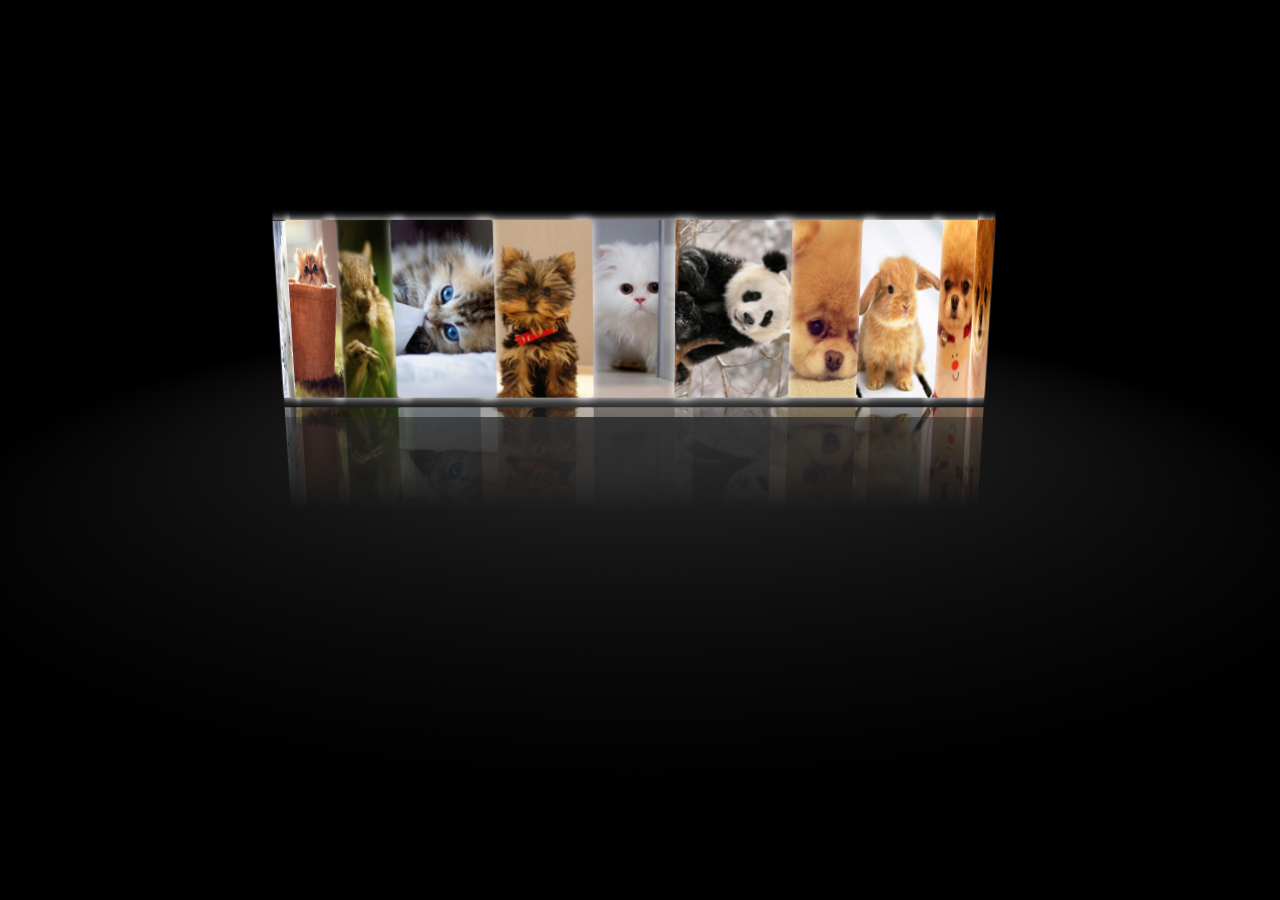
<file: demo/3D drag/index.html>
<!DOCTYPE HTML>
<html onselectstart='return false'>
	<head>
		<meta http-equiv="Content-Type" content="text/html;charset=utf-8" />
		<meta name="keywords" content="" />
		<meta name="description" content="" />
		<title>阿飞老师-vip课</title>
		<style type="text/css">
			*{ margin:0; padding:0;}
			body{ background:#000; width:100%; height:100%; overflow:hidden}
			#wrap{ width:133px; height:200px; margin:25% auto 0;
				position:relative;
				top:-100px;
				transform-style:preserve-3d;
				transform:perspective(1000px) rotateX(-10deg) rotateY(0deg);
				}
			#wrap ul li{
				list-style:none;
				width:120px;
				height:180px;
				position:absolute;
				top:0;left:0;
				border-radius:3px;
				box-shadow:0 0 10px #fff;
				background-size:100%;
				
				transform:rotateY(0deg) translateZ(0px);
				-webkit-box-reflect:below 10px -webkit-linear-gradient(top,rgba(0,0,0,0) 40%,rgba(0,0,0,.5) 100%);
			}
			#wrap p{ width:1200px; height:1200px; position:absolute; border-radius:100%;
				left:50%; top:100%; margin-left:-600px; margin-top:-600px;
				background:-webkit-radial-gradient(center center,600px 600px,rgba(50,50,50,1),rgba(0,0,0,0));
				transform:rotateX(90deg);}
		</style>

	</head>
	<body>
		<div id="wrap">
			<ul>
				<li style="background-image:url(img/1.jpg);"></li>
				<li style="background-image:url(img/2.jpg);"></li>
				<li style="background-image:url(img/3.jpg);"></li>
				<li style="background-image:url(img/4.jpg);"></li>
				<li style="background-image:url(img/5.jpg);"></li>
				<li style="background-image:url(img/6.jpg);"></li>
				<li style="background-image:url(img/7.jpg);"></li>
				<li style="background-image:url(img/8.jpg);"></li>
				<li style="background-image:url(img/9.jpg);"></li>
				<li style="background-image:url(img/10.jpg);"></li>
				<li style="background-image:url(img/11.jpg);"></li>
			</ul>
			<p></p>
		</div>
		
		<script src="js/jquery-1.11.3.min.js"></script>
		<script>
		$(function(){
			var oL = $('#wrap ul li').size();
			var Deg = 360/oL;
			var xDeg = 0,yDeg = -10,xs = 0,ys = 0,p=null;

			for (var i=oL-1;i>=0;i--)
			{
				
				$('#wrap ul li').eq(i).css({
					transition:"1s "+(oL-i)*0.15+"s transform,.5s "+(1+oL*0.15)+"s opacity",
					'transform':'rotateY('+Deg*i+'deg) translateZ(350px)'
				});
			}
				
			
			$(document).mousedown(function(e){
				clearInterval(p);
				var x1 = e.clientX;
				var y1 = e.clientY;
				$(this).bind('mousemove',function(e){
					xs = e.clientX - x1;
					ys = e.clientY - y1;
					x1 = e.clientX;
					y1 = e.clientY;
					xDeg += xs*0.3;
					yDeg -= ys*0.1;
					console.log( xs )
					$('#wrap').css('transform',"perspective(800px) rotateX("+yDeg+"deg) rotateY("+xDeg+"deg)");
				});
			}).mouseup(function(){
				$(this).unbind('mousemove');
				p = setInterval(function(){
					if(Math.abs(xs)<0.5&&Math.abs(ys)<0.5){clearInterval(p)};
					xs = xs*0.95;
					ys = ys*0.95
					xDeg += xs*0.3;
					yDeg -= ys*0.1;
					$('#wrap').css('transform',"perspective(800px) rotateX("+yDeg+"deg) rotateY("+xDeg+"deg)");
					console.log(xs+','+ys);
				},30);
			});
		
		});
		</script>
	</body>
</html>
</file>
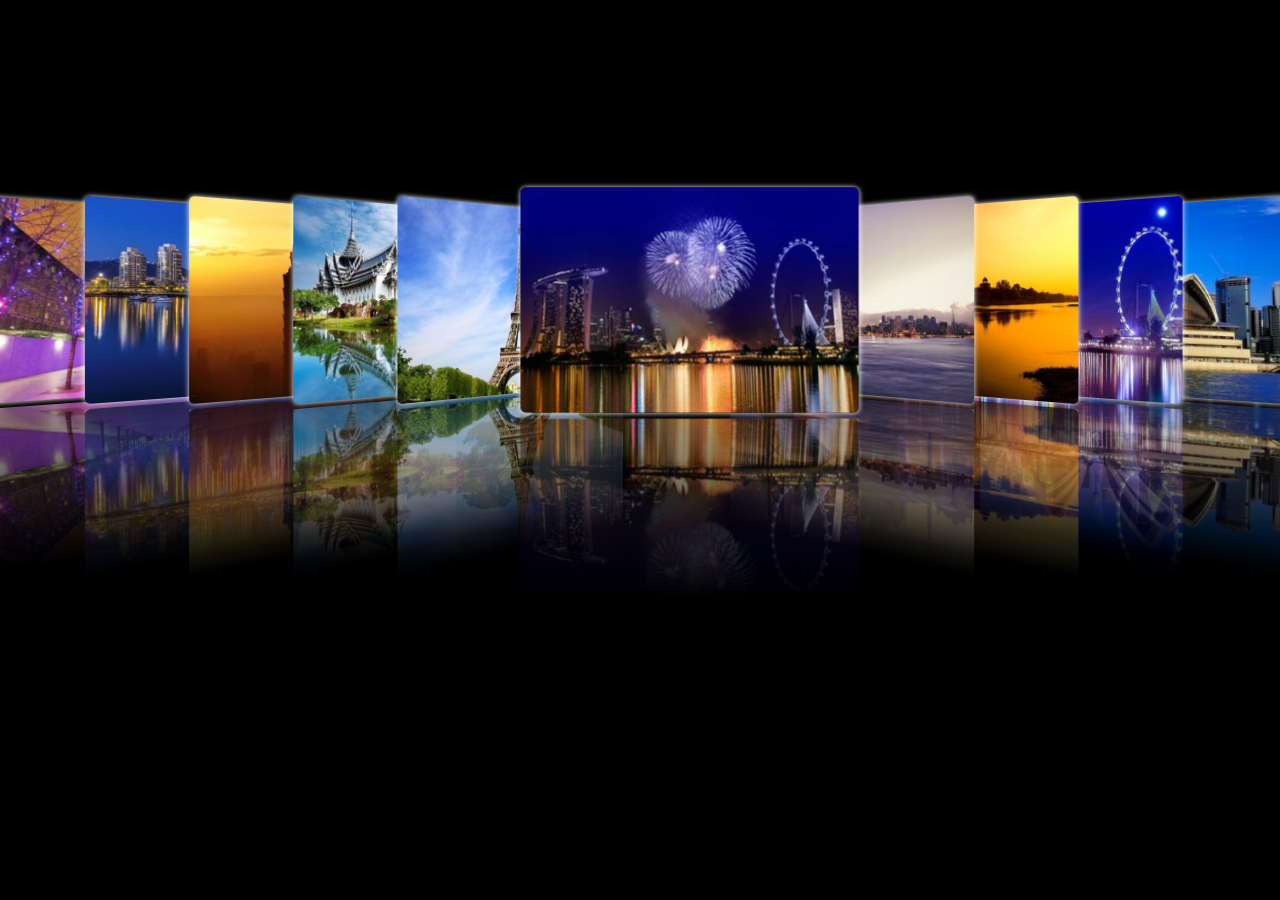
<file: demo/3d效果的桌面相册效果/index.html>
<!DOCTYPE html>
<html>
	<head>
		<meta charset="utf-8">
		<title></title>
	</head>
	<style>
	   *{
	   	margin: 0px;
	   	padding: 0px;
	   }
	   body{
	   	background: black;
	   }
		#d1{
			width: 100%;
			height: 200px;
			margin-top: 200px;
			position: relative;
			transform-style: preserve-3d;/*将二维空间转化为三维空间*/
			perspective:880px;/*设置元素被查看位置的视图*/
		}
		
		#d1 img{
			width: 300px;
			height: 200px;
			position: absolute;
			border-radius: 5px;/*图片的边角修饰*/
			box-shadow: 0 0 5px white ;/*阴影  水平  垂直 扩散程度 颜色*/
		    -webkit-box-reflect: below 5px -webkit-linear-gradient(top,rgba(0,0,0,0) 20%,rgba(0,0,0,.7) 100%); 
		    transition: 0.7s;/*动态时间*/
		}
		
		#d1 img.left{
			transform: rotateY(45deg) translateZ(-100px)/*45deg 是45度*/
		}
		#d1 img.middle{
			transform: translateZ(100px)
		}
		#d1 img.right{
			transform: rotateY(-45deg) translateZ(-100px)
		}
	</style>
	<script type="text/javascript">
		window.onload=function(){
			var img =  document.getElementsByTagName('img');
			var mindex = 5;//序列号从零开始
			for(var i=0;i<img.length;i++){
				img[i].index = i;
				img[i].onclick = function(){
					var nindex = this.index;
					for(var j=0;j<img.length;j++){
						img[j].style.left=img[j].offsetLeft -100*(nindex-mindex)+'px'; 
						if(j<nindex){
							img[j].className='left';
						}else if(j==nindex){
							img[j].className='middle';
						}else{
							img[j].className='right';
						}
					}
					mindex = nindex;
				}
				
			}
		}
	</script>
	<body>
		<div id="d1">
			<img src="img/1.jpg" style="left: 34px;" class="left"/>
			<img src="img/2.jpg" style="left: 134px;" class="left"/>
			<img src="img/3.jpg" style="left: 234px;" class="left"/>
			<img src="img/4.jpg" style="left: 334px;" class="left"/>
			<img src="img/5.jpg" style="left: 434px;" class="left"/>
			<img src="img/6.jpg" style="left: 534px;" class="middle"/>
			<img src="img/7.jpg" style="left: 634px;" class="right"/>
			<img src="img/8.jpg" style="left: 734px;" class="right"/>
			<img src="img/9.jpg" style="left: 834px;" class="right"/>
			<img src="img/10.jpg" style="left: 934px;" class="right"/>
			<img src="img/11.jpg" style="left: 1034px;" class="right"/>
		</div>
	</body>
</html>
</file>
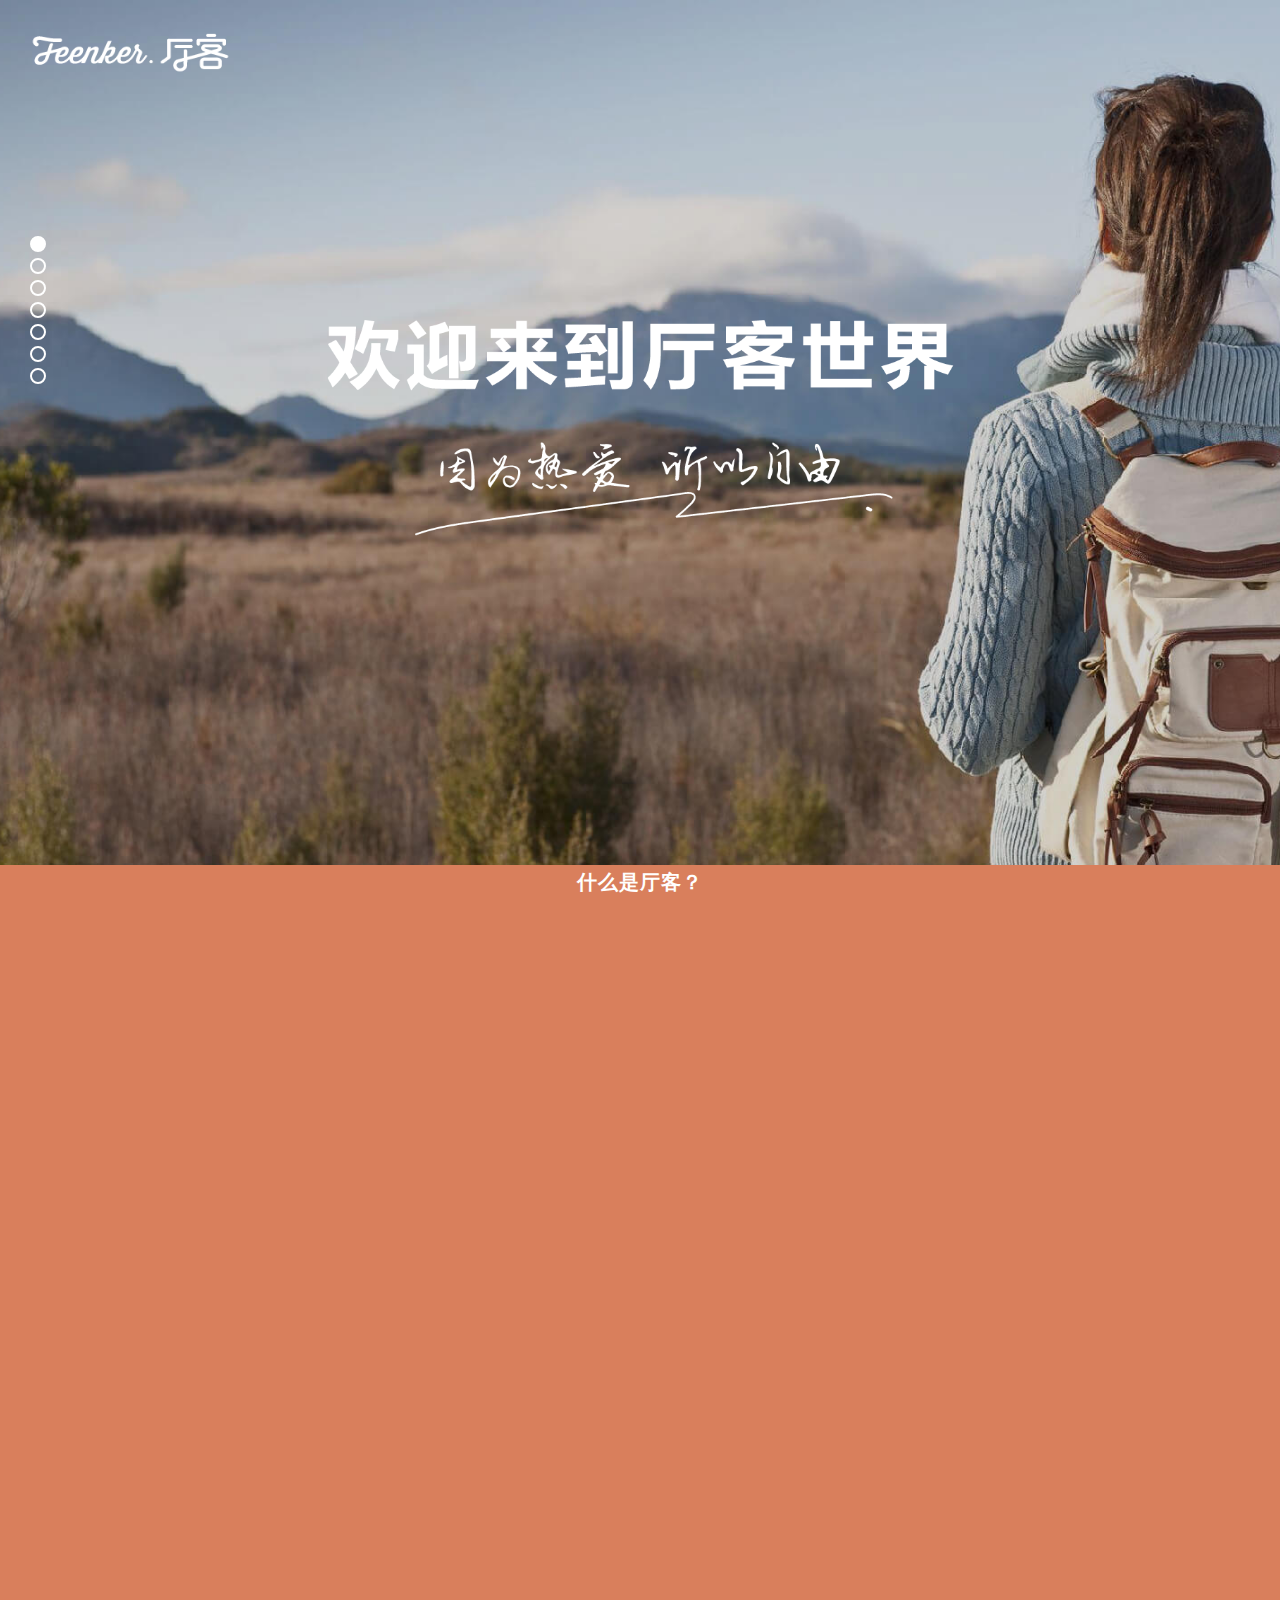
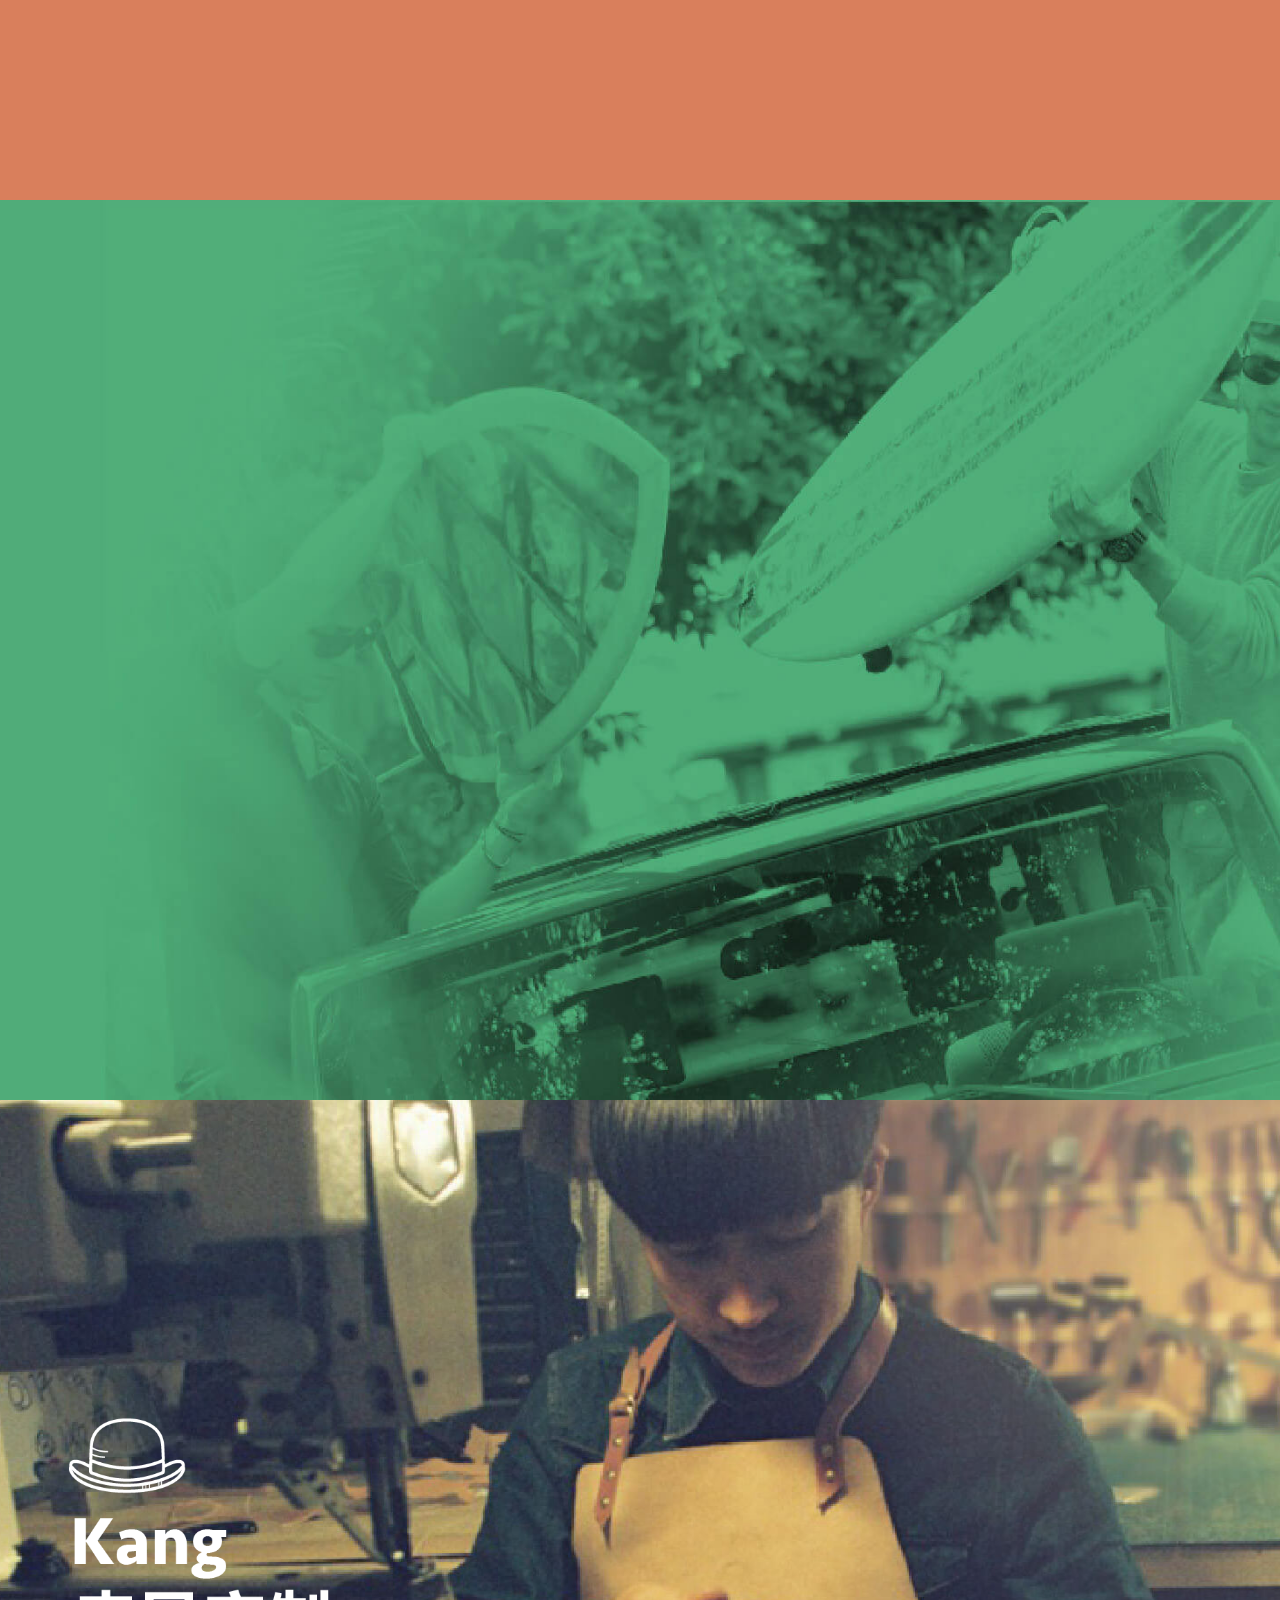
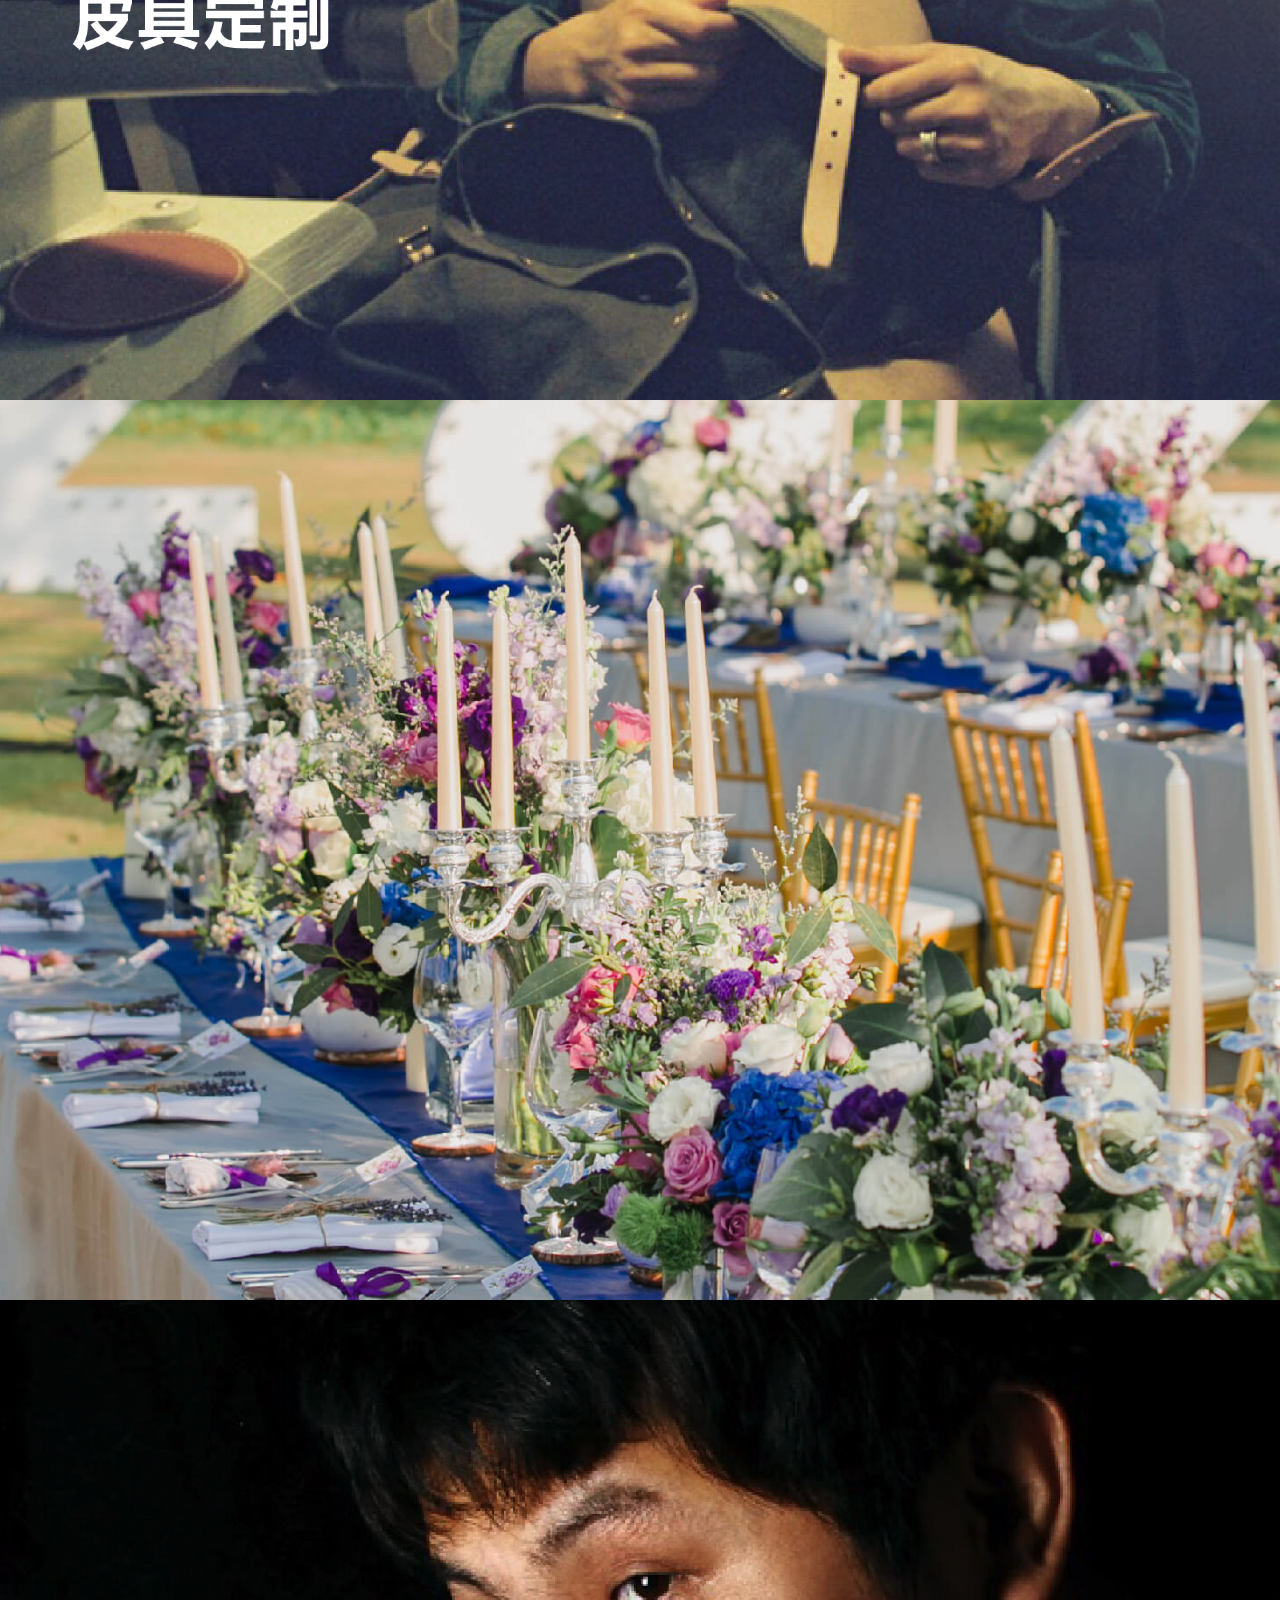
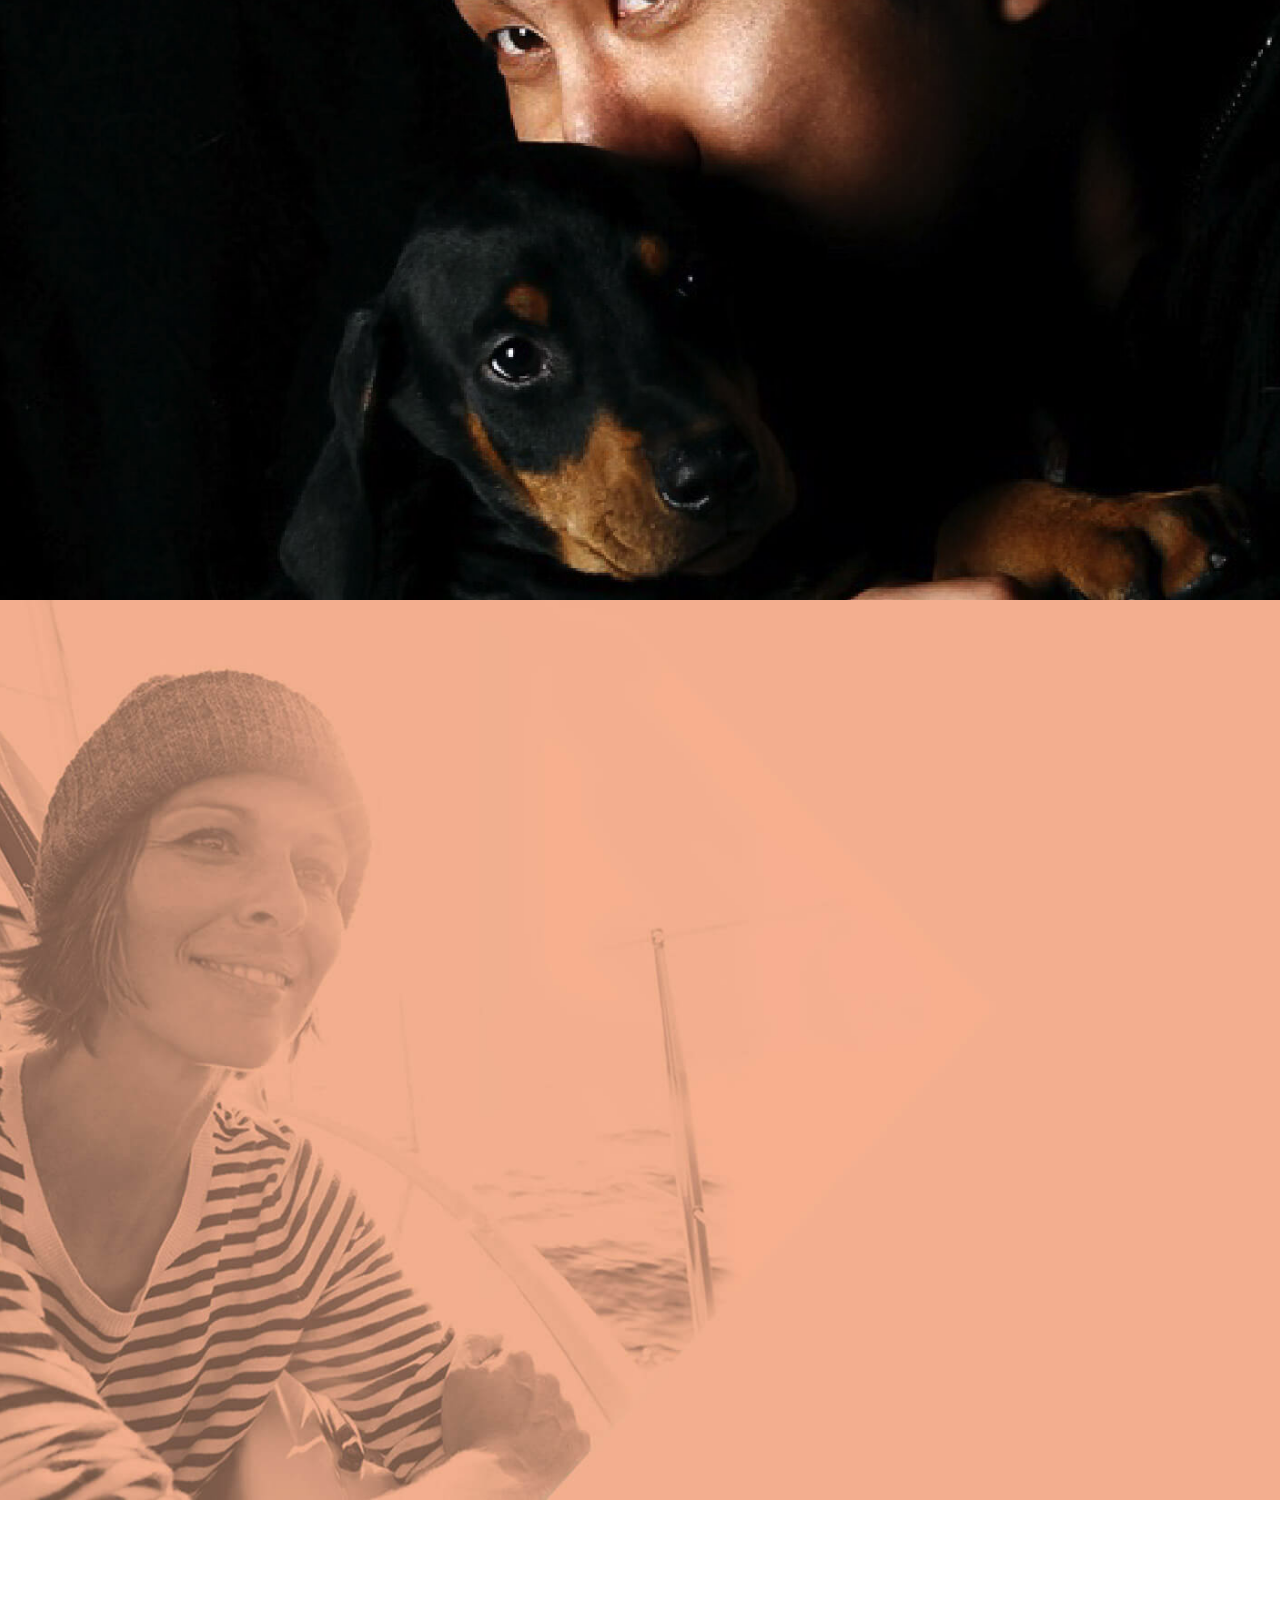
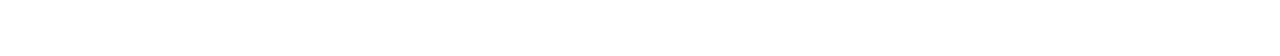
<file: demo/全屏轮播图效果/index.html>
<!DOCTYPE html>
<html>
	<head>
		<title>please enter your title</title>
		<meta name="keywords" content="关键词" />
		<meta name="description" content="描述" />
		<meta http-equiv="content-type" content="text/html;charset=utf-8" />
		<meta name="author" content="zhouwei" />
		<link rel='stylesheet' type="text/css" href="css/css.css" />
		<script type="text/javascript" src="js/jquery-1.11.3.min.js"></script>
		<script type="text/javascript" src="js/jquery.mousewheel.js"></script>
		<script type="text/javascript" src="js/demo.js"></script>
	</head>
	<body>
		<div class="wrap">
			<div class="part part1">
				<div class="logo"></div>
				<div class="part1-1"></div>
				<div class="text">什么是厅客？</div>
			</div>
			<div class="part part2">
				<div class="logo"></div>
				<div class="part2-1"></div>
			</div>
			<div class="part part3">
				<div class="logo"></div>
				<div class="part3-1"></div>
			</div>
			<div class="part part4">
				<div class="logo"></div>
				<div class="part4-1"></div>
				<div class="part4-2">我是康，一直都从事广告业，偶然的机会我对手工皮具产生了很浓厚的兴趣。2012年，我决定告别朝九晚五的生活，并成立了我的皮具定制工作室，我希望花更多时间在那些我由衷热爱的事情上。</div>
			</div>
			<div class="part part5">
				<div class="logo"></div>
				<div class="part5-1">
					<div class="left"></div>
					<div class="right">我喜欢为每一对新人策划婚礼。我和我先生成立了[VA私享定制]。我相信每一对新人的故事都是独一无二的，我希望把这种独一无二的故事融合到婚礼的每一个细节当中，让它更加与众不同。</div>
				</div>
			</div>
			<div class="part part6">
				<div class="logo"></div>
				<div class="part6-1"></div>
			</div>
			<div class="part part7">
				<div class="logo"></div>
				<div class="part7-1"></div>
				<div class="right7"></div>
			</div>
			
			
			<div class="nav">
				<ul><li class="pic"></li><li></li><li></li><li></li><li></li><li></li><li></li></ul>
			</div>
		</div>
	</body>
</html>
</file>
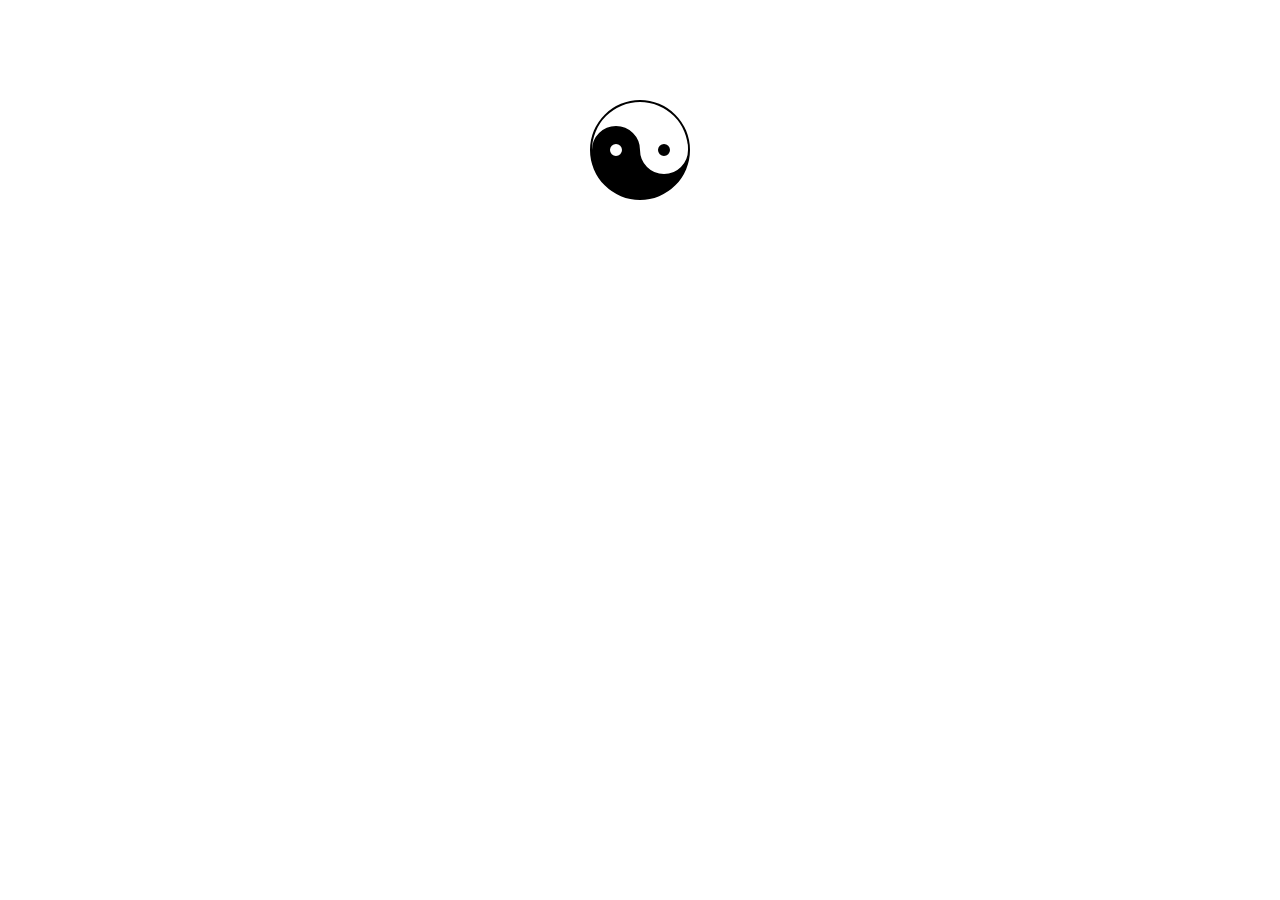
<file: demo/太极八卦/index.html>
<!DOCTYPE html>
<html>
	<head>
		<meta charset="UTF-8">
		<title></title>
		<style>
			.box{
				width: 96px;
				height: 48px;
				background:white;
				margin: 100px auto;
				border-width: 2px 2px 50px 2px;
				border-style: solid;
				border-color: #000000;
				border-radius: 100%;
				position: relative;
				animation: 4s play infinite linear;
			}
			@-webkit-keyframes play{
				from{transform: rotate(0deg);}
				to{transform: rotate(360deg);}
			}
			.box:before {
				content: "";
				position: absolute;
				width: 12px;
				height: 12px;
				left: 0px;
				top: 50%;
				border-radius: 100%;
				border: 18px solid #000000;
				background: white;
			}
			.box:after {
				content: "";
				position: absolute;
				width: 12px;
				height: 12px;
				right: 0px;
				top: 50%;
				border-radius: 100%;
				border: 18px solid white;
				background: #000000;
			}
		</style>
	</head>
	<body>
		<div class="box"></div>
	</body>
</html>
</file>
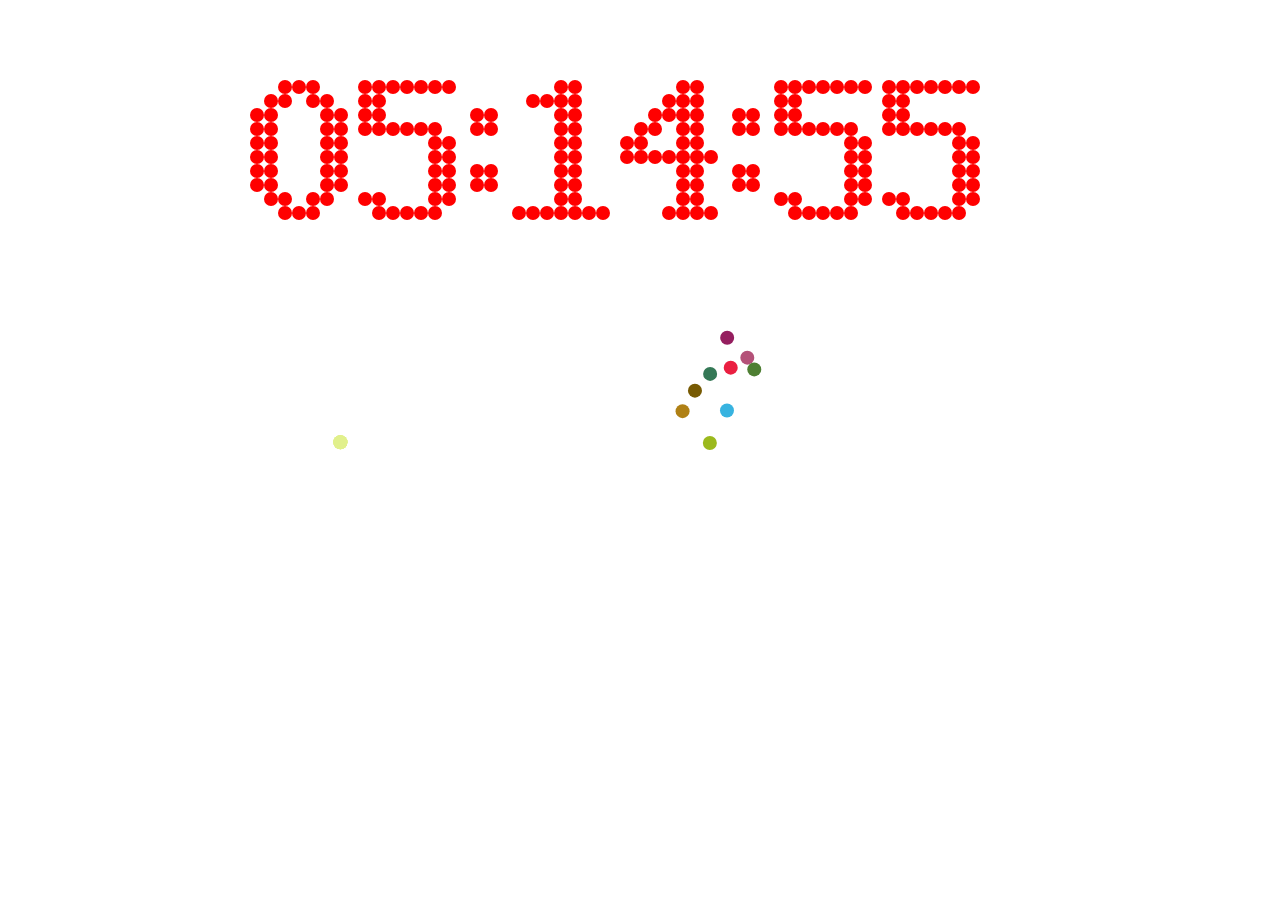
<file: demo/奇妙的数字时钟/index.html>
<!DOCTYPE html>
<html>
	<head>
		<meta charset="UTF-8">
		<title></title>
		
	</head>
	<style>
		*{margin: 0px;padding: 0px;}
		canvas{margin:50px auto;display:block;}
	</style>
	<body>
		<canvas id="canvas" width="920px" height="400px">
			您的浏览器不支持canvas，请您更换浏览器！
		</canvas>
	</body>
	<script type="text/javascript">
			var canvas = document.getElementById("canvas");
			var context =canvas.getContext("2d");
			var balls =[];
			var u = 0.65;
			var currentnums = [];
			var w = canvas.width;
			var h = canvas.height;
			var padd = 10;
			var radius=7;
			//context.beginPath();
			//context.arc(100,100,30,0,360,false);//x坐标，y坐标，半径，角度，false是逆时针
			//context.closePath();
			//context.strokeStyle="#FFFFFF";//线条的颜色
			//context.stroke();//画线条
			//context.fillStyle=color();
			//context.fill();
			function color(){
				var _color = Math.ceil(Math.random()*16777215).toString(16);
				if(_color.length <6){
					_color+='0'+_color;
				}
				return "#"+_color;
			}
			var digit =
    [
        [
            [0,0,1,1,1,0,0],
            [0,1,1,0,1,1,0],
            [1,1,0,0,0,1,1],
            [1,1,0,0,0,1,1],
            [1,1,0,0,0,1,1],
            [1,1,0,0,0,1,1],
            [1,1,0,0,0,1,1],
            [1,1,0,0,0,1,1],
            [0,1,1,0,1,1,0],
            [0,0,1,1,1,0,0]
        ],//0
        [
            [0,0,0,1,1,0,0],
            [0,1,1,1,1,0,0],
            [0,0,0,1,1,0,0],
            [0,0,0,1,1,0,0],
            [0,0,0,1,1,0,0],
            [0,0,0,1,1,0,0],
            [0,0,0,1,1,0,0],
            [0,0,0,1,1,0,0],
            [0,0,0,1,1,0,0],
            [1,1,1,1,1,1,1]
        ],//1
        [
            [0,1,1,1,1,1,0],
            [1,1,0,0,0,1,1],
            [0,0,0,0,0,1,1],
            [0,0,0,0,1,1,0],
            [0,0,0,1,1,0,0],
            [0,0,1,1,0,0,0],
            [0,1,1,0,0,0,0],
            [1,1,0,0,0,0,0],
            [1,1,0,0,0,1,1],
            [1,1,1,1,1,1,1]
        ],//2
        [
            [1,1,1,1,1,1,1],
            [0,0,0,0,0,1,1],
            [0,0,0,0,1,1,0],
            [0,0,0,1,1,0,0],
            [0,0,1,1,1,0,0],
            [0,0,0,0,1,1,0],
            [0,0,0,0,0,1,1],
            [0,0,0,0,0,1,1],
            [1,1,0,0,0,1,1],
            [0,1,1,1,1,1,0]
        ],//3
        [
            [0,0,0,0,1,1,0],
            [0,0,0,1,1,1,0],
            [0,0,1,1,1,1,0],
            [0,1,1,0,1,1,0],
            [1,1,0,0,1,1,0],
            [1,1,1,1,1,1,1],
            [0,0,0,0,1,1,0],
            [0,0,0,0,1,1,0],
            [0,0,0,0,1,1,0],
            [0,0,0,1,1,1,1]
        ],//4
        [
            [1,1,1,1,1,1,1],
            [1,1,0,0,0,0,0],
            [1,1,0,0,0,0,0],
            [1,1,1,1,1,1,0],
            [0,0,0,0,0,1,1],
            [0,0,0,0,0,1,1],
            [0,0,0,0,0,1,1],
            [0,0,0,0,0,1,1],
            [1,1,0,0,0,1,1],
            [0,1,1,1,1,1,0]
        ],//5
        [
            [0,0,0,0,1,1,0],
            [0,0,1,1,0,0,0],
            [0,1,1,0,0,0,0],
            [1,1,0,0,0,0,0],
            [1,1,0,1,1,1,0],
            [1,1,0,0,0,1,1],
            [1,1,0,0,0,1,1],
            [1,1,0,0,0,1,1],
            [1,1,0,0,0,1,1],
            [0,1,1,1,1,1,0]
        ],//6
        [
            [1,1,1,1,1,1,1],
            [1,1,0,0,0,1,1],
            [0,0,0,0,1,1,0],
            [0,0,0,0,1,1,0],
            [0,0,0,1,1,0,0],
            [0,0,0,1,1,0,0],
            [0,0,1,1,0,0,0],
            [0,0,1,1,0,0,0],
            [0,0,1,1,0,0,0],
            [0,0,1,1,0,0,0]
        ],//7
        [
            [0,1,1,1,1,1,0],
            [1,1,0,0,0,1,1],
            [1,1,0,0,0,1,1],
            [1,1,0,0,0,1,1],
            [0,1,1,1,1,1,0],
            [1,1,0,0,0,1,1],
            [1,1,0,0,0,1,1],
            [1,1,0,0,0,1,1],
            [1,1,0,0,0,1,1],
            [0,1,1,1,1,1,0]
        ],//8
        [
            [0,1,1,1,1,1,0],
            [1,1,0,0,0,1,1],
            [1,1,0,0,0,1,1],
            [1,1,0,0,0,1,1],
            [0,1,1,1,0,1,1],
            [0,0,0,0,0,1,1],
            [0,0,0,0,0,1,1],
            [0,0,0,0,1,1,0],
            [0,0,0,1,1,0,0],
            [0,1,1,0,0,0,0]
        ],//9
        [
            [0,0,0,0],
            [0,0,0,0],
            [0,1,1,0],
            [0,1,1,0],
            [0,0,0,0],
            [0,0,0,0],
            [0,1,1,0],
            [0,1,1,0],
            [0,0,0,0],
            [0,0,0,0]
        ]//:
    ];
    function drawDatetime(cxt){
    	var nums=[];
    	var offsetX=70;
    	var offsetY=30;
    	var date =new Date();
    	var hours = date.getHours();
    	var num1 = Math.floor(hours/10);
    	var num2 = hours%10;
    	nums.push({num:num1});
    	nums.push({num:num2});
    	nums.push({num:10});
    	
    	var min = date.getMinutes();
    	var num1 = Math.floor(min/10);
    	var num2 = min%10;
    	nums.push({num:num1});
    	nums.push({num:num2});
    	nums.push({num:10});
    	
    	var sec = date.getSeconds();
    	var num1 = Math.floor(sec/10);
    	var num2 = sec%10;
    	nums.push({num:num1});
    	nums.push({num:num2});
    	for(var x=0;x<nums.length;x++){
    		nums[x].offsetX=offsetX;
    		offsetX = drawNumber(offsetX,offsetY,nums[x].num,cxt);
    		if(x<nums.length-1){
    			if(nums[x].num!=10&&nums[x+1].num!=10){
    				offsetX+=padd;
    			}
    		}
    	}
    	if(currentnums.length==0){
    		currentnums = nums;
    	}else{
    		for(var i=0;i<currentnums.length;i++){
    			if(currentnums[i].num!=nums[i].num){
    				addballs(nums[i]);
    				currentnums[i].num=nums[i].num;
    		    }
    	    }
        }
    	drawballs(cxt);
    	moveballs();
    	}
    function drawNumber(offsetX,offsetY,num,cxt){
    	var numMatrix = digit[num];
    	context.fillStyle="red";
    	for(var y=0;y<numMatrix.length;y++){
    		for(var x=0;x<numMatrix[y].length;x++){
    			if(numMatrix[y][x]==1){
    				cxt.beginPath();
    				cxt.arc(offsetX+radius+radius*2*x,offsetY+radius+radius*2*y,radius,0,360,false);
    				cxt.fill();
    			}
    		}
    	}
    	offsetX+=numMatrix[0].length*radius*2;
    		return offsetX;
    	}
    		function addballs(item){
    			var num = item.num;
    			var numMatrix = digit[num];
    	
    	    for(var y=0;y<numMatrix.length;y++){
    		    for(var x=0;x<numMatrix[y].length;x++){
    			   if(numMatrix[y][x]==1){
    				
    				var ball = {
    					offsetX : item.offsetX+radius+radius*2*x,
    					offsetY : 30+radius+radius*2*y,
    					color : color(),
    					sx : Math.pow(-1,Math.ceil(Math.random()*10))*4+Math.random(),
    					sy : -8,
    					g : 1.5+Math.random()
    				}
    				balls.push(ball);
    			}
    		}
    		}
    }
        function drawballs(cxt){
        	for(var i=0;i<balls.length;i++){
        		cxt.beginPath();
        		cxt.arc(balls[i].offsetX,balls[i].offsetY,radius,0,360,false);
        		cxt.fillStyle = balls[i].color;
        		cxt.fill();
        	}
        }
        function moveballs(){
        	var n=0;
        	for(var i=0;i<balls.length;i++){
        		var ball = balls[i];
        		balls[i].offsetX+=balls[i].sx;
        		balls[i].offsetY+=balls[i].sy;
        		balls[i].sy+=balls[i].g;
        		if(ball.offsetY>(h-radius)){
        			ball.offsetY= h-radius;
        			ball.sy = -ball.sy*u;
        		}
        		if(ball.offsetX>radius && ball.offsetX<(w-radius)){
        			balls[n]=balls[i];
        			n++;
        		}
        	}
        	for(;n<balls.length;n++){
        			balls.pop();
        		}
        }
    setInterval(function(){
    	context.clearRect(0,0,w,h);
    	 drawDatetime(context);
    },10);
       
	</script>
</html>
</file>
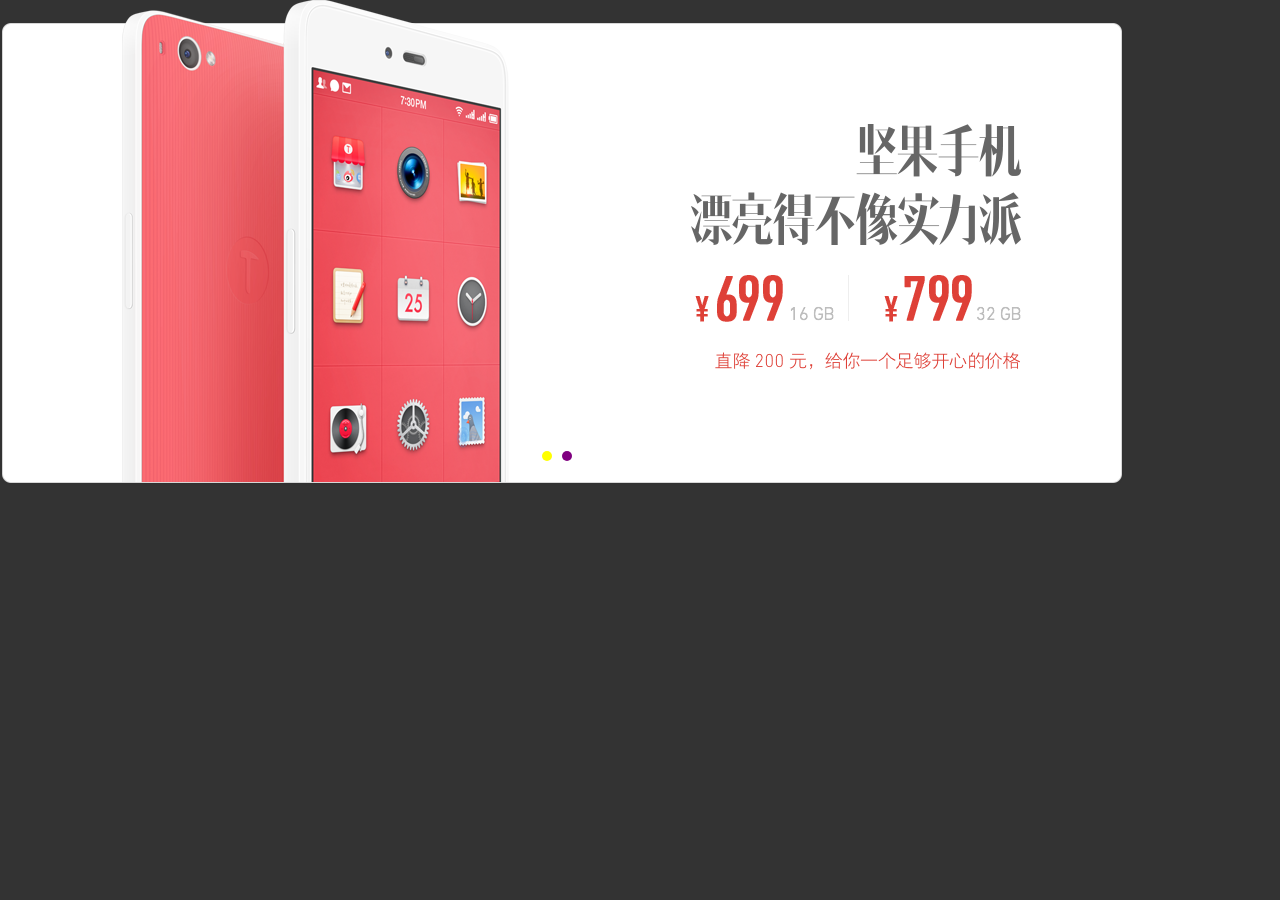
<file: demo/小米banner图/index.html>
<!DOCTYPE html>
<html>
	<head>
		<meta charset="UTF-8">
		<title></title>
		<style>
		*{margin: 0;padding: 0;}
		body{background: #333333;}
		.trans {width: 1124px;height:486px;position: relative;overflow: hidden;}
		.trans .pics ul li{list-style: none;}
		.trans .cir ul{width: 50px;height: 10px;position:absolute;left: 0;right: 0;margin: 0 auto;bottom: 30px;}
		.trans .cir ul li{list-style: none;width: 10px;height: 10px;background:purple;float: left;border-radius: 50%;margin: 5px;}
		.trans .cir li.on{background: yellow;}
		</style>
		<script src="js/jquery.js"></script>
		<script type="text/javascript">
			$(function(){
				var $imgli = $('.trans .pics ul li');
				var $cirli = $('.trans .cir ul li');
				$cirli.click(function(){
					var index = $(this).index();
					//alert(index);
				    $(this).addClass('on').siblings().removeClass('on');
				    $imgli.eq(index).stop().fadeIn().siblings().stop().fadeOut();
				});
			});
		</script>
	</head>
	<body>
		<div class="trans">
			<div class="pics">
				<ul>
					<li><img src="img/1.png"/></li>
					<li style="display: none;"><img src="img/2.png"/></li>
				</ul>
			</div>
			<div class="cir">
				<ul>
					<li class="on"></li>
					<li></li>
				</ul>
			</div>
		</div>
	</body>
</html>
</file>
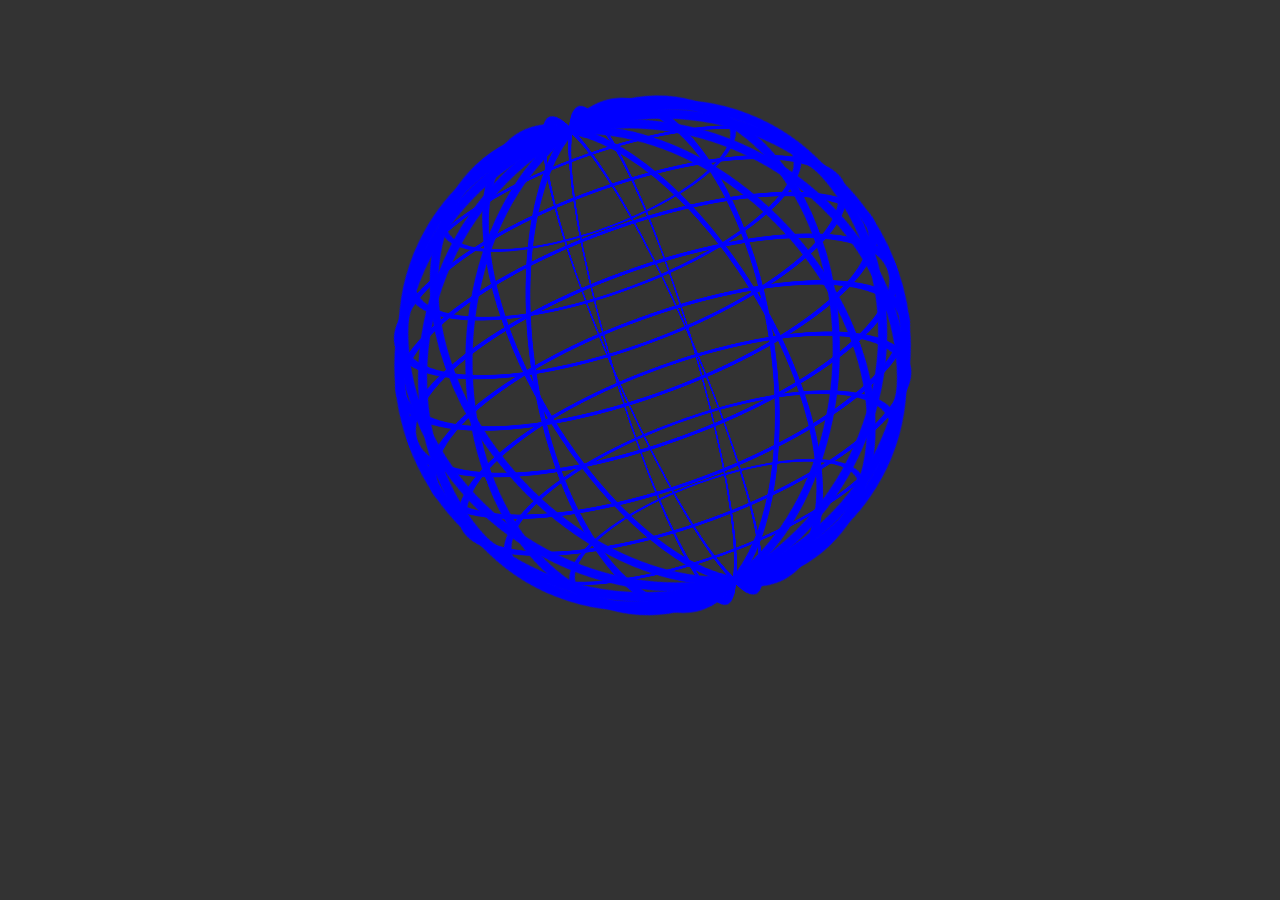
<file: demo/彩色旋转的球体/index.html>
<!DOCTYPE html>
<html>
	<head>
		<meta charset="UTF-8">
		<title></title>
		<style>
			*{
				margin: 0px;padding: 0px;
			}
			body{
			background:#333;
		}
			#ball{
			width:500px;height:500px;
			margin:100px auto;
		}
		.ball-cube{
			width:500px;height:500px;transform-style:preserve-3d;/*3D环境*/
			/*3D变换:旋转*/
			transform:rotateZ(-20deg) rotateX(-20deg) rotateY(0deg);
			animation:spin 20s linear infinite;/*自定义动画:名称 时间 匀速 无限重复*/
		}
		@keyframes spin{/*css3关键帧定义:执行上面的自定义动画*/
			0%{transform:rotateZ(-20deg) rotateX(-20deg) rotateY(0deg);}
			100%{transform:rotateZ(-20deg) rotateX(-20deg) rotateY(360deg);}
		}
		.ball-cube div{width:500px;height:500px;border:10px solid blue;
		border-radius:100%;position:absolute;}
		.ball-cube .x1{
			transform:rotateY(0deg);/*3D变换:旋转*/
		}
		.ball-cube .x2{
			transform:rotateY(20deg);/*3D变换:旋转*/
		}
		.ball-cube .x3{
			transform:rotateY(40deg);/*3D变换:旋转*/
		}
		.ball-cube .x4{
			transform:rotateY(60deg);/*3D变换:旋转*/
		}
		.ball-cube .x5{
			transform:rotateY(80deg);/*3D变换:旋转*/
		}
		.ball-cube .x6{
			transform:rotateY(100deg);/*3D变换:旋转*/
		}
		.ball-cube .x7{
			transform:rotateY(120deg);/*3D变换:旋转*/
		}
		.ball-cube .x8{
			transform:rotateY(140deg);/*3D变换:旋转*/
		}
		.ball-cube .x9{
			transform:rotateY(160deg);/*3D变换:旋转*/
		}
		.ball-cube .y1{
			transform:rotateX(90deg) translateZ(200px) scale(0.6);/*3D变换:旋转 位移 缩放*/
		}
		.ball-cube .y2{
			transform:rotateX(90deg) translateZ(150px) scale(0.8);
		}
		.ball-cube .y3{
			transform:rotateX(90deg) translateZ(100px) scale(0.92);
		}
		.ball-cube .y4{
			transform:rotateX(90deg) translateZ(50px) scale(0.98);
		}
		.ball-cube .y5{
			transform:rotateX(90deg) translateZ(0px) scale(1);
		}
		.ball-cube .y6{
			transform:rotateX(90deg) translateZ(-50px) scale(0.98);
		}
		.ball-cube .y7{
			transform:rotateX(90deg) translateZ(-100px) scale(0.92);
		}
		.ball-cube .y8{
			transform:rotateX(90deg) translateZ(-150px) scale(0.8);
		}
		.ball-cube .y9{
			transform:rotateX(90deg) translateZ(-200px) scale(0.6);
		}
		</style>
		<script type="text/javascript">
			window.onload = function(){
				var oDiv = document.getElementsByClassName("ball-cube")[0];
			var oDivs = oDiv.getElementsByTagName("div");
			function auto(){
				for (var i = 0;i<oDivs.length ;i++ )
				{
					oDivs[i].style.borderColor = color1();
				}
			}
			setInterval(auto,1000);//定时器:一秒钟调用一次auto函数
			//随即颜色 方法一：
			function color1(){
				var colors = [0,1,2,3,4,5,6,7,8,9,"a","b","c","d","e","f"];
				var color = "";
				for (var i = 0; i<6 ; i++)
				{
					var n = Math.ceil(Math.random()*15);//随机生成一个0-15之间的整数
					color += colors[n];//color = color+colors[n]
					//console.log(color);
					if (i==5)
					{
						return "#"+color;
					}
				}
			}
			}
		</script>
	</head>
	<body>
	<div id="ball">
			<div class="ball-cube">
				<div class="x1"></div>
				<div class="x2"></div>
				<div class="x3"></div>
				<div class="x4"></div>
				<div class="x5"></div>
				<div class="x6"></div>
				<div class="x7"></div>
				<div class="x8"></div>
				<div class="x9"></div>
				<div class="y1"></div>
				<div class="y2"></div>
				<div class="y3"></div>
				<div class="y4"></div>
				<div class="y5"></div>
				<div class="y6"></div>
				<div class="y7"></div>
				<div class="y8"></div>
				<div class="y9"></div>
			</div>
		</div>
	</body>
</html>
</file>
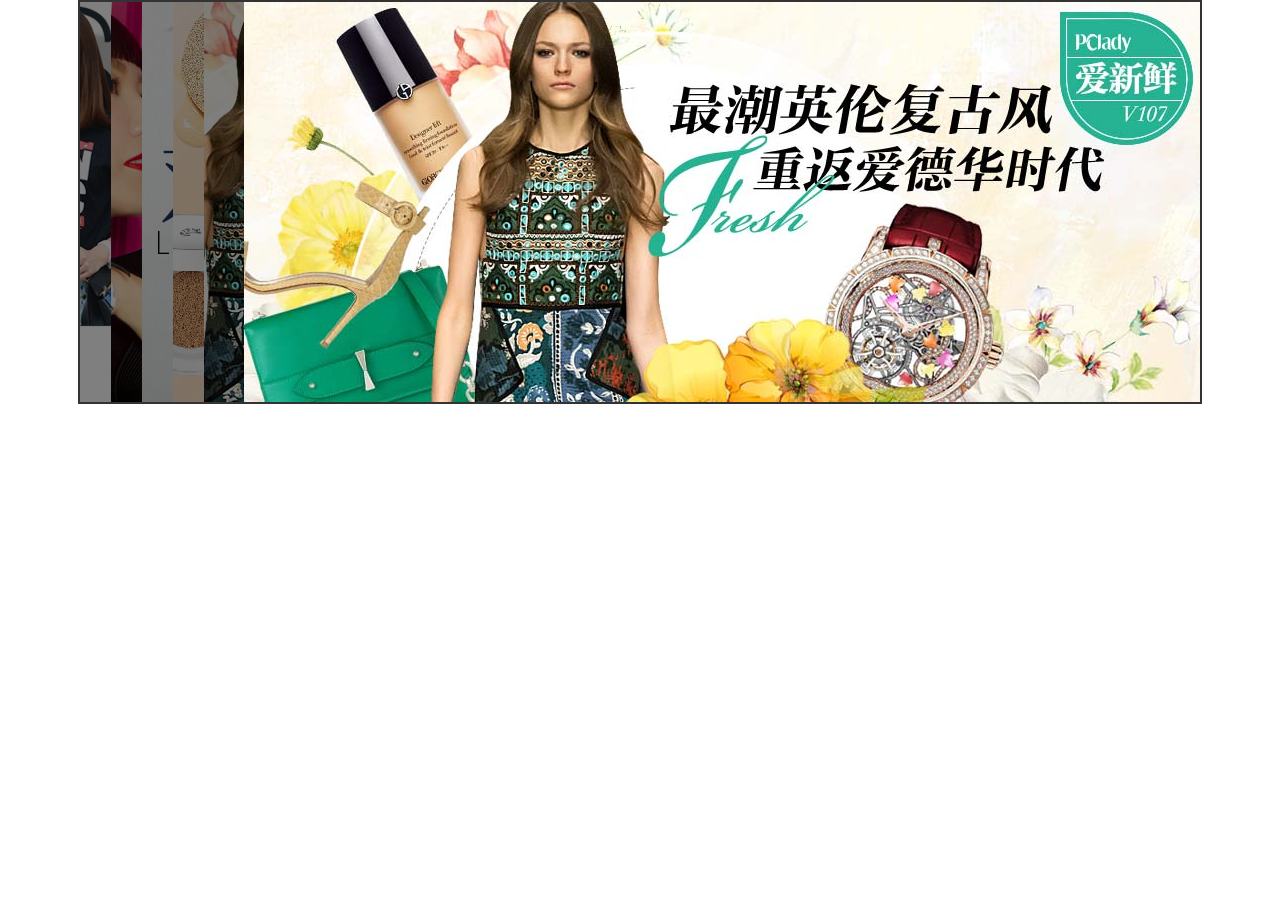
<file: demo/手风琴/index.html>
<!DOCTYPE html>
<html>
	<head>
		<meta charset="UTF-8">
		<title></title>
		<style>
			*{margin:0;padding:0;}
			.main{width:1120px; height:400px; border:2px solid #333; margin:0 auto;overflow:hidden;}
			ul,li{list-style:none;}
			.list{ width:2000px;}
			.list li{width:31px; height:400px; float:left;position:relative;}
			.list li p{width:40px; height:400px; background:rgba(0,0,0,0.5);left:0;top:0;position:absolute;}
		</style>
		<script>
			window.onload = function(){
				var oList=document.getElementById("pro_list");
			var aLi=oList.getElementsByTagName("li");
			for(var j=0;j<aLi.length;j++)
			{
				aLi[j].onclick=function()
				{
					for(var i=0;i<aLi.length;i++)
					{
						move(aLi[i],{width:31});
					}
					move(this,{width:996});
				}
			}
			//获取css样式
			function getStyle(obj,attr)
			{
				if(obj.currentStyle)
				{
					return obj.currentStyle[attr];
				}else
				{
					return getComputedStyle(obj,false)[attr];
				}
			}
			
			function move(obj,json,fn)
			{
				var iCur=0;//当前元素状态
				var attr=0;//元素属性
				var iTarget=0;//目标点
				var iSpeed=0;//速度
				//先关闭在打开
				clearInterval(obj.timer);
				obj.timer=setInterval(function(){
					var onOff=true;
					for(attr in json)
					{
						iTarget=json[attr];
					//当前状态
					if(attr=="opacity")
					{
						iCur=parseInt(parseFloat(getStyle(obj,attr)*100));
						//ie处理透明
						if(isNaN(iCur))
						{
							iCur=100;
						}
					}else
					{
						iCur=parseInt(getStyle(obj,attr));
					}
					//计算速度
					if(iCur>iTarget)
					{
						iSpeed=Math.floor((iTarget-iCur)/7);
					}else
					{
						iSpeed=Math.ceil((iTarget-iCur)/7);
					}
					if(iCur!=iTarget)
					{
						onOff=false;
					}
					//执行运动
					if(attr=="opacity")
					{
						obj.style.opacity=(iCur+iSpeed)/100;
						obj.style.filter="alpha(opacity="+(iCur+iSpeed)+")";
					}else
					{
						obj.style[attr]=iCur+iSpeed+"px";
					}
				}
				if(onOff==true)
				{
					clearInterval(obj.timer);
					if(fn)
					{
						fn();	
					}
				}
				},30);
			}

						}
		</script>
	</head>
	<body>
		<div class="main">
			<ul class="list" id="pro_list">
				<li>
					<a href="#">
						<img src="img/1.jpg"/>
					</a>
					<p></p>
				</li>
				<li>
					<a href="#">
						<img src="img/2.jpg"/>
					</a>
					<p></p>
				</li>
				<li>
					<a href="#">
						<img src="img/3.jpg"/>
					</a>
					<p></p>
				</li>
				<li>
					<a href="#">
						<img src="img/4.jpg"/>
					</a>
					<p></p>
				</li>
				<li>
					<a href="#">
						<img src="img/5.jpg"/>
					</a>
					<p></p>
				</li>
			</ul>
		</div>
	</body>
</html>
</file>
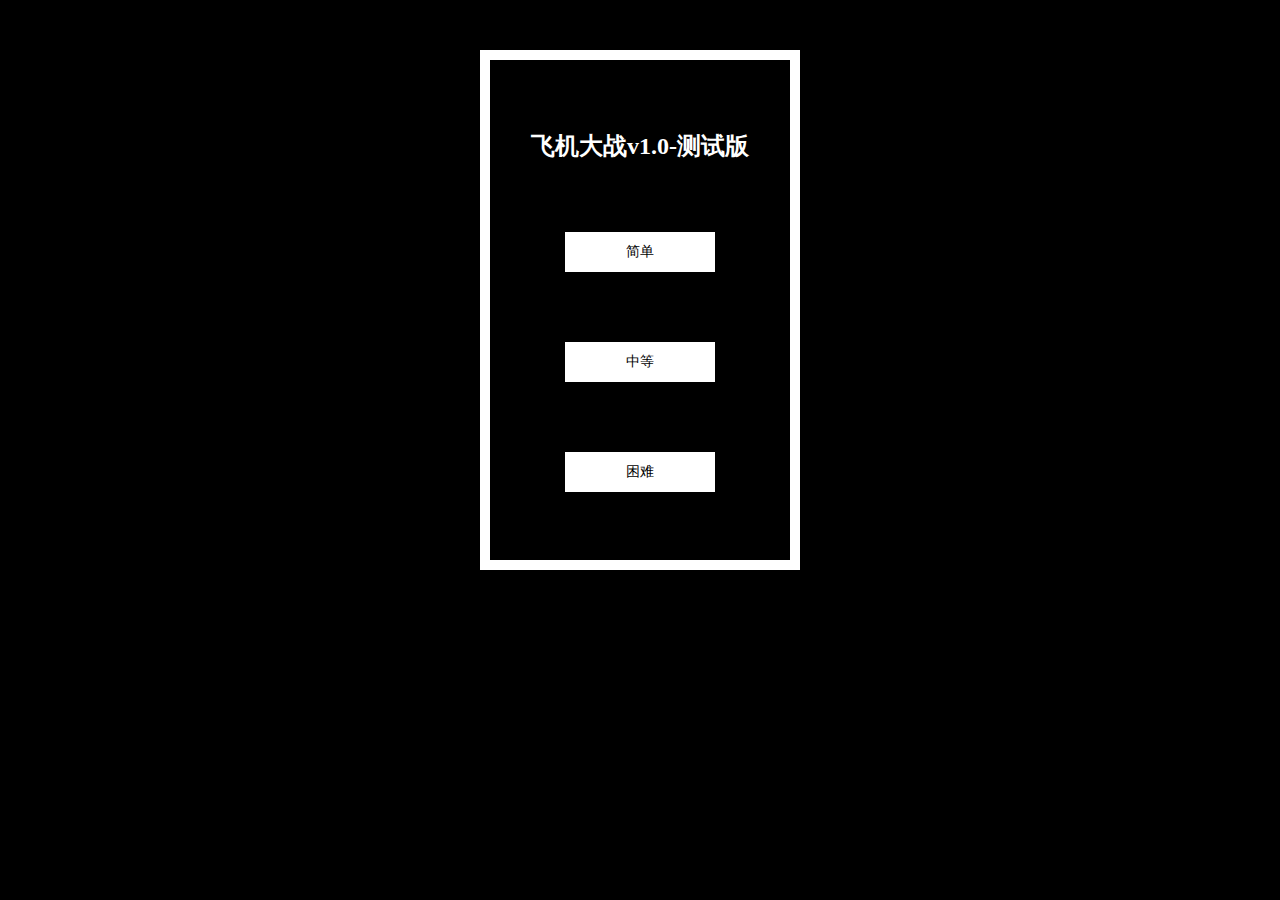
<file: demo/打飞机/index.html>
<!doctype html>
<html>
	<head>
		<meta charset="UTF-8">
		<meta name="Author" content="">
		<title></title>
		<style type="text/css">
			*{ margin:0; padding:0; font-family:'Microsoft yahei';}
			body{ background:#000;}
			#box{ width:300px; height:500px; border:10px solid #fff; margin:50px auto 0; position:relative;}
			#box h3{ color:#fff; font-size:24px; margin:70px auto 50px; text-align:center;}
			#box p{ width:150px; height:40px; background:#fff; font-size:14px; line-height:40px; text-align:center; margin:70px auto; cursor:pointer;}
			#box p.on{ background:#f9f;color:#fff;}
			#box img{ display:block;}
			#box .plane{ position:absolute;}
			#box .bullet{ position:absolute; width:6px; height:22px;}
			#box .enemy{ position:absolute; width:23px; height:30px; top:-30px; left:0px;}
			#box .over{ width:200px; height:340px; margin:100px auto; background:#fff;}
			#box .score{ position:absolute; left:10px; top:10px; font-size:14px; color:#fff;}
		</style>
	</head>
	<body>
		
		<div id="box"></div>
		
		<script type="text/javascript">
			window.onload = function(){
				Game.init();
			}

			var Game = {
				'box' : document.getElementById('box'),

				//图片预加载
				'img' : function(){
					
					Game.oPlane = new Image();
					Game.oPlane.src = 'img/plane.png';
					Game.oPlane.className = 'plane';

				},

				//场景初始化
				'init' : function(){
					Game.box.innerHTML = '';
					Game.img();
					var oTitle = Game.ctE('h3');
						oTitle.innerHTML = '飞机大战v1.0-测试版';
					var oDiv = Game.ctE('div');
						oDiv.innerHTML = '<p>简单</p><p>中等</p><p>困难</p>';
					Game.box.appendChild(oTitle);
					Game.box.appendChild(oDiv);
					var oP = oDiv.children;
					for ( var i=0;i<oP.length;i++ )
					{
						oP[i].index = i;
						oP[i].onmouseover = function(){
							this.className = 'on';
						};
						oP[i].onmouseout = function(){
							this.className = '';
						};
						oP[i].onclick = Game.start;
					}
				},

				//游戏开始
				'start' : function(ev){
					Game.overNum = false;
					Game.diffNum = this.index;
					ev = ev || event;
					Game.box.innerHTML = '';
					Game.plane(ev);
					/* 敌军生产速度  ******************************************************* */
					Game.start.timer = setInterval(Game.enemy,Game.diff[Game.diffNum][0]);
					Game.score();
				},

				'diff' : [
					// [敌军生产速度 ，敌军下落速度 ，我军子弹生产速度]
					[ 1000 , 5 , 100 ],
					[ 500 , 8 , 200 ],
					[ 100 , 10 , 200 ]
				],

				//我方战机plane
				'plane' : function(ev){
					Game.box.appendChild(Game.oPlane);
					var bT = Game.box.offsetTop + Game.oPlane.clientHeight/2 + (Game.box.offsetHeight - Game.getStyle(Game.box , 'height'))/2 ;
					var bL = Game.box.offsetLeft + Game.oPlane.clientWidth/2 + (Game.box.offsetWidth - Game.getStyle(Game.box , 'width'))/2 ;
					var top = ev.pageY - bT;
					var left = ev.pageX - bL;
					Game.oPlane.style.cssText = 'top:'+top+'px;left:'+left+'px;';

					var topMax = Game.getStyle( Game.box , 'height' ) - Game.oPlane.clientHeight/2;
					var leftMin = -Game.oPlane.clientWidth/2;
					var leftMax = Game.getStyle( Game.box , 'width' ) - Game.oPlane.clientWidth/2;
					document.onmousemove = function(ev){
						ev = ev || event;
						top = ev.pageY - bT;
						left = ev.pageX - bL;
						if ( top <0 )
						{
							top = 0;
						}else if ( top > topMax )
						{
							top = topMax;
						}
						if ( left < leftMin )
						{
							left = leftMin;
						}else if ( left > leftMax )
						{
							left = leftMax;
						}
						Game.oPlane.style.cssText = 'top:'+top+'px;left:'+left+'px;';
					}
					/*子弹生成速度 **********************************************/
					Game.bTimer = setInterval(function(){Game.bullet(top , left);},Game.diff[Game.diffNum][2]);
				},

				//子弹 bullet (一个)
				'bullet' : function(pTop , pLeft){
					var oB = Game.ctE('img');
					oB.src = 'img/bullet.png';
					oB.className = 'bullet';
					Game.box.appendChild( oB );
					var top = (pTop-Game.getStyle( oB , 'height' )+5);
					var left = (pLeft+Game.oPlane.clientWidth/2-Game.getStyle( oB , 'width' )/2);
					oB.style.cssText = 'top:'+ top +'px;left:'+ left +'px;';
					oB.timer = setInterval(function(){
						if ( !oB.parentNode )
						{
							clearInterval( oB.timer );
							return;
						}
						top -= 5;
						oB.style.top = top + 'px';
						if ( top < -22 )
						{
							clearInterval( oB.timer );
							oB.parentNode.removeChild( oB );
						}
					},30);
				},
				
				//敌军战机 enemy
				'enemy' : function(){
					var oEnemy = Game.ctE('img');
					oEnemy.src = "img/enemy.png";
					oEnemy.className = 'enemy';
					Game.box.appendChild( oEnemy );
					var left = Math.random()*(Game.box.clientWidth - Game.getStyle( oEnemy , 'width' )/2);
					var top = Game.getStyle( oEnemy , 'top' );
					oEnemy.style.left = left + 'px';
					oEnemy.timer = setInterval(function(){
						if ( Game.overNum )
						{
							alert( 1 );
							clearInterval( oEnemy.timer );
							oEnemy.parentNode.removeChild( oEnemy );
							return;
						}
						/*敌军下落速度 ******************************** */
						top += Game.diff[Game.diffNum][1];
						oEnemy.style.top = top + 'px';
						if ( top > Game.box.clientHeight )
						{
							clearInterval( oEnemy.timer );
							oEnemy.parentNode.removeChild( oEnemy );
						}else
						{
							var allB = Game.box.getElementsByClassName('bullet');
							for ( var i=0;i<allB.length;i++ )
							{
								if (Game.pz( oEnemy , allB[i] ) )
								{
									allB[i].parentNode.removeChild( allB[i] );
									oEnemy.src = 'img/boom.png';
									clearInterval( oEnemy.timer );
									setTimeout( function(){ oEnemy.parentNode.removeChild(oEnemy) },500 );
									Game.num += 10;
									Game.oScore.innerHTML = Game.num;
								};
							}
							if ( Game.pz( oEnemy , Game.oPlane ) )
							{
								Game.overNum = true;
								oEnemy.src = 'img/boom.png';
								clearInterval( oEnemy.timer );
								setTimeout( function(){ oEnemy.parentNode.removeChild(oEnemy) },500 );
								Game.oPlane.src = 'img/boom2.png';
								clearInterval( Game.bTimer );
								clearInterval( Game.start.timer );
								document.onmousemove = null;
								setTimeout( Game.over , 3000 );
							};
						}

					},30);

					//oEnemy.pzTest = setInterval(function(){},);
				},

				'over' : function(){
					Game.box.innerHTML = '';
					var oOver = Game.ctE('div');
					var oP1 = Game.ctE('p');
					var reStart = Game.ctE('button');
					reStart.id = 'reStart';
					reStart.innerHTML = '重新开始';
					oP1.innerHTML = 'Game Over';
					oOver.className = 'over';
					Game.box.appendChild(oOver);
					oOver.appendChild(reStart);
					oOver.appendChild(oP1);
					document.getElementById('reStart').onclick = function(){
						Game.init();
					};
				},

				'score' : function(){
					Game.oScore = Game.ctE('span');
					Game.oScore.className = 'score';
					Game.num = 0;
					Game.oScore.innerHTML = Game.num;
					Game.box.appendChild(Game.oScore);
				},

				'pz' : function( obj1 , obj2 ){
					var T1 = Game.getStyle( obj1 , 'top' );
					var B1 = T1 + Game.getStyle( obj1 , 'height' );
					var L1 = Game.getStyle( obj1 , 'left' );
					var R1 = L1 + Game.getStyle( obj1 , 'width' );

					var T2 = Game.getStyle( obj2 , 'top' );
					var B2 = T2 + Game.getStyle( obj2 , 'height' );
					var L2 = Game.getStyle( obj2 , 'left' );
					var R2 = L2 + Game.getStyle( obj2 , 'width' );

					if ( T1 > B2 || L1 > R2 || B1 < T2 || R1 < L2  )
					{
						return false;
					}else
					{
						return true;
					}
				},

				'ctE' : function( tagName ){
					return document.createElement( tagName )
				},

				'getStyle' : function(obj , attr){
					return obj.currentStyle?parseInt(obj.currentStyle[attr]):parseInt(getComputedStyle(obj)[attr]);
				}
			};
		</script>
	</body>
</html>
</file>
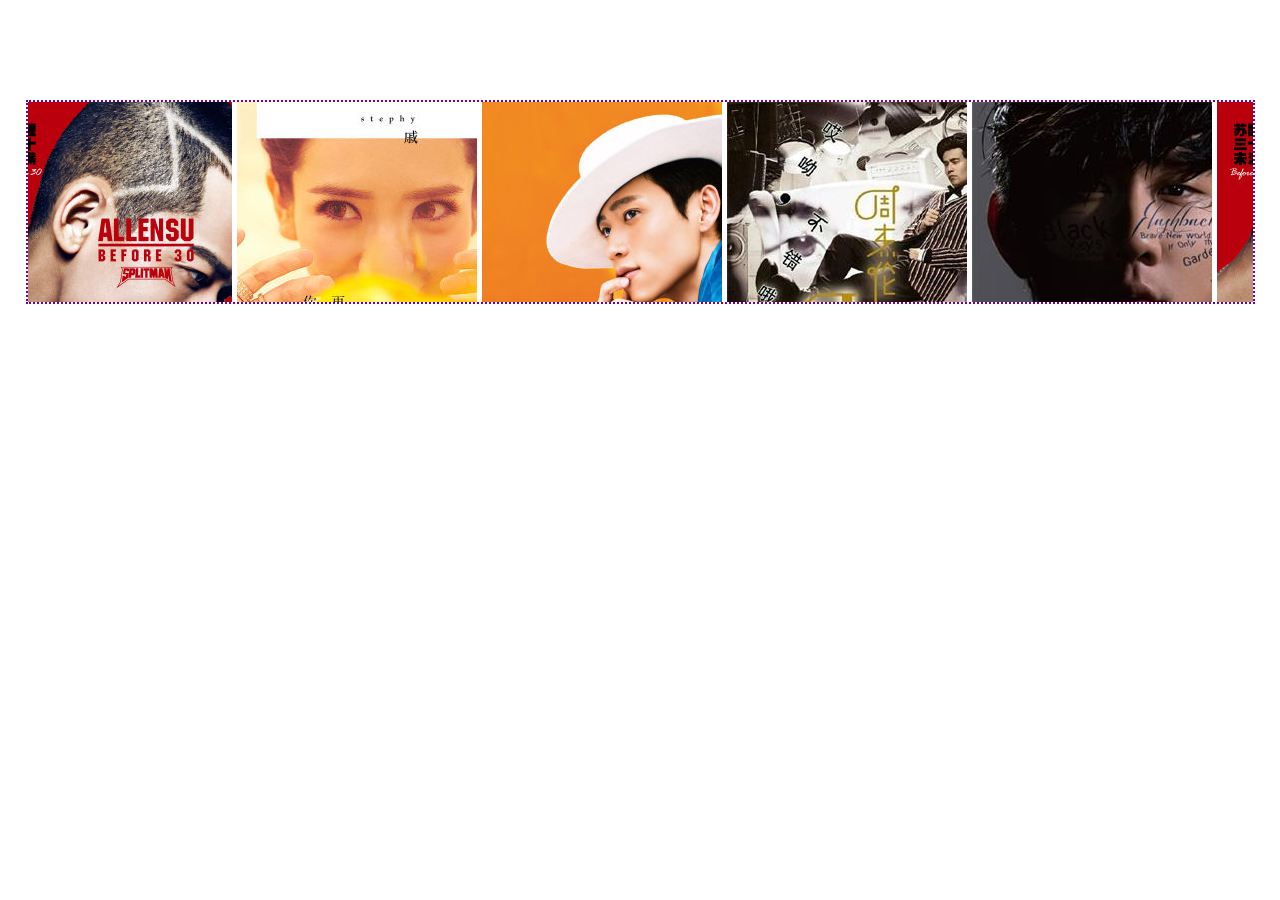
<file: demo/无缝滚动/index.html>
<!DOCTYPE html>
<html>
	<head>
		<meta charset="UTF-8">
		<title>无缝滚动</title>
		<style>
			*{
				margin: 0;padding: 0;list-style: none;
			}
			.box{
				width: 1225px;
				height: 200px;
				border: 2px dotted purple;
				margin: 100px auto;
				position: relative;
				overflow: hidden;
			}
			ul{
				position: absolute;
				width: 2450px;
				height: 200px;
				left:-1225px ;
				float: left;
				
				
			}
			li {
				float: left;
				margin-left:5px;
				width: 240px;
				height: 200px;
				overflow: hidden;
			}
			
		</style>
		<script>
			window.onload = function(){
					var ul = document.getElementById("li");
				 function play(){
				 	if(ul.offsetLeft<0){
				 		ul.style.left = ul.offsetLeft+3+"px";
				 	}else{
				 		ul.style.left = -(ul.offsetWidth/2)+"px";
				 	}
				 	
				 }
				setInterval(function(){
					play();
				},10);
				}
				
		</script>
	</head>
	<body>
		<div class="box">
			<ul id="li">
				<li><img src="img/album1.jpg"/></li>
				<li><img src="img/album2.jpg"/></li>
				<li><img src="img/album3.jpg"/></li>
				<li><img src="img/album4.jpg"/></li>
				<li><img src="img/album5.jpg"/></li>
				<li><img src="img/album1.jpg"/></li>
				<li><img src="img/album2.jpg"/></li>
				<li><img src="img/album3.jpg"/></li>
				<li><img src="img/album4.jpg"/></li>
				<li><img src="img/album5.jpg"/></li>
			</ul>
		</div>
	</body>
</html>
</file>
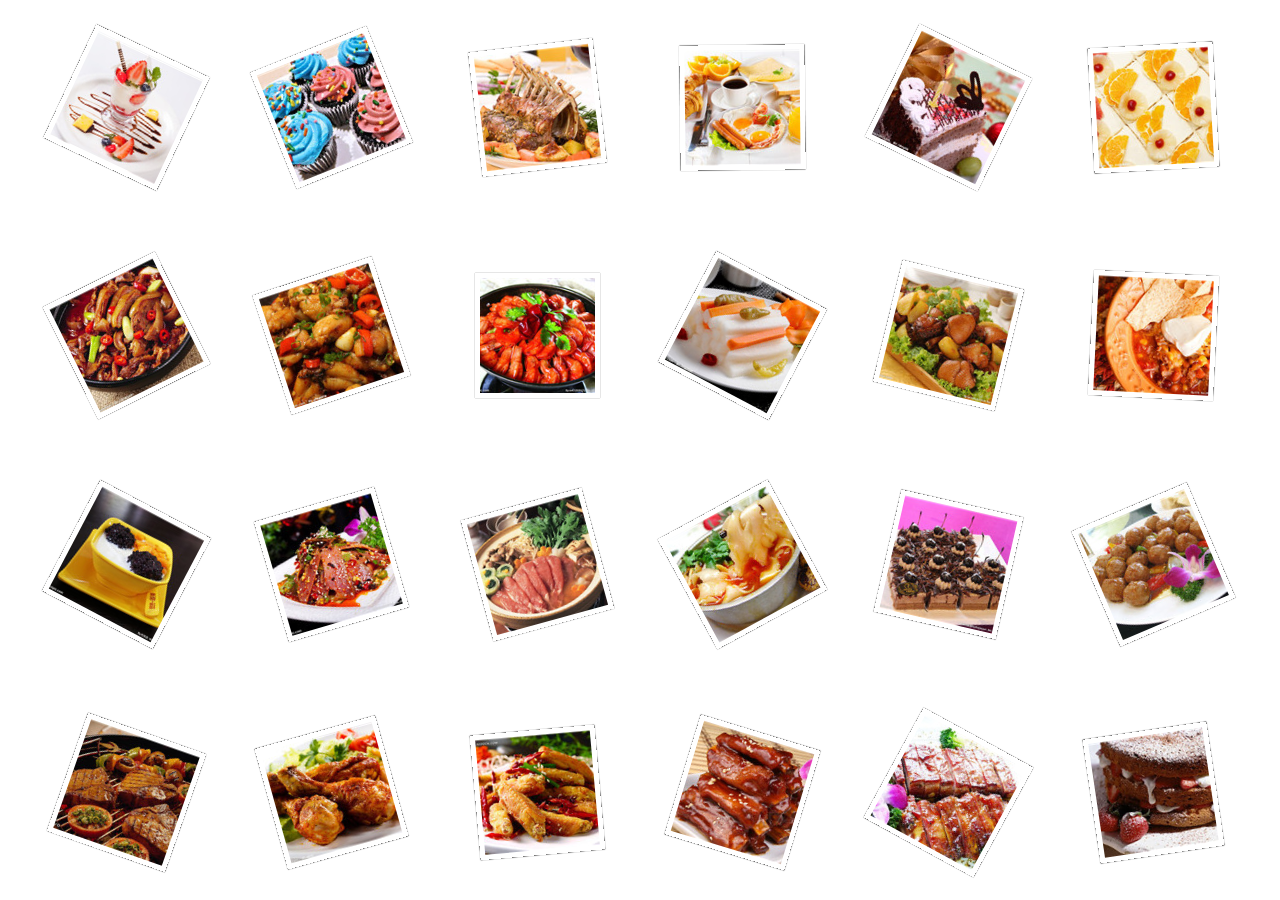
<file: demo/照片墙/index.html>
<!DOCTYPE HTML>
<html>
	<head>
		<title>please enter your title</title>
		<meta charset="utf-8">
		<meta name="Author" content="">
		<style type='text/css'>
			*{ margin:0; padding:0;}
			body,html{
				height:80%;
			}
			body{
				overflow:hidden;
			}
			li{
				list-style:none;
			}
			#wrap{
				width:90%;
				height:90%;
				position:absolute;
				top:5%;
				left:5%;
			}
			#wrap ul li{
				width:125px;
				height:125px;
				box-shadow:0 0 1px #000;
				position:absolute;
				transition:1s left , 1s top;
				transform:rotate(-30deg);
			}
			#wrap ul li img{
				transform:scale(0.92);
				transition:1s transform;
			}
			#btn{
				display:none;
			}
			#btn input{
				position:fixed;
				top:50%;
			}
			#left{
				left:0;
			}
			#right{
				right:0;
			}
		</style>
	</head>
	<body>
		
		<div id="wrap">
			<ul>
			</ul>
			<div id="btn">
				<input id='left' type="button" value='左按钮'/>
				<input id="right" type="button" value='右按钮'>
			</div>
		</div>

		<script type="text/javascript" src="js/jquery-1.12.1.min.js"></script>
		<script type="text/javascript">
			$(function(){
				
				var $ul = $('#wrap ul');
				var $wrap = $('#wrap');
				var $btn = $('#btn input');
				var $li , $img;
				var onOff = true;
				var index = 0;
				var liTime = 0;
				var btnTime = 0;
			

				init();
				$li = $('#wrap ul li');
				$img = $('#wrap ul li img');
				liPosition();
				liRot();
				$(window).resize(liPosition);
				$li.click(function(){
					if ( new Date() - liTime > 2000 )
					{
						liTime = new Date();
						if ( onOff )
						{
							index = $(this).index();
							$img.css('transform' , 'scale(1)');
							setTimeout(function(){
								liClickP();
								$img.fadeOut(1000);
								$li.css('backgroundImage' , 'url(img/big/'+(index+1)+'.jpg)');
							},1000);
							$(window).off('resize').resize(liClickP);
							$('#btn').show();
							onOff = !onOff;
						}
						else
						{
							$img.fadeIn(1000,function(){
								$li.css('backgroundImage' , '');
								$(this).css('transform' , 'scale(0.9)');
							});
							liPosition();
							liRot();
							$(window).off('resize').resize(liPosition);
							$('#btn').hide();
							onOff = !onOff;
						}
					}
				});

				$btn.click(function(){
					if ( new Date() - btnTime > 800 )
					{
						btnTime = new Date();
						var i = $(this).index();
						if ( i )
						{
							index ++;
							index %= $li.length;
						}
						else
						{
							index--;
							if(index==0)index=$li.length-1;
						}
						liBackground();
					}
				});

				function init(){
					for (var i=0;i<24;i++ )
					{
						var $li = $('<li><img src="img/'+(i+1)+'.jpg" /></li>');
						$ul.append( $li );
					}
				}

				function liPosition(){
					var wrapW = $wrap.width();
					var wrapH = $wrap.height();
					var m = ( wrapW - 6*125 )/5;
					var n = ( wrapH - 4*125 )/3;
					$li.each(function(i){
						var iX = i % 6;
						var iY = parseInt( i / 6 );
						$(this).css({
							left : m*iX + iX*125 + 'px',
							top : n*iY + iY*125 + 'px',
							backgroundPosition : -iX*125 +'px '+ (-iY*125) +'px'
						});
					});
				}

				function liClickP(){
					var wrapW = $wrap.width();
					var wrapH = $wrap.height();
					var l = (wrapW - 750)/2;
					var t = (wrapH - 500)/2;
					$li.each(function(i){
						var iX = i % 6;
						var iY = parseInt( i / 6 );
						$(this).css({
							left : l + iX*125 + 'px',
							top : t + iY*125 + 'px',
							transition : '1s transform , 1s left , 1s top',
							transform : 'rotate(0deg)'
						});
					});
				}

				function liRot(){
					$li.each(function(){
						var r = (Math.random()-0.5)*60;
						$(this).css('transform' , 'rotate('+r+'deg)');
					});
				}

				function liBackground(){
					var arr = [];
					for ( var i=0;i<24;i++ )
					{
						arr[i] = i;
					}
					var timer = setInterval(function(){
						var r = Math.floor( Math.random()*arr.length );
						$li.eq(arr[r]).css('backgroundImage' , 'url(img/big/'+(index+1)+'.jpg)');
						arr.splice( r , 1 );
						console.log( arr );
						if ( !arr.length )
						{
							clearInterval( timer );
						}
					},30);

				}

			});
		</script>
	</body>
</html>
</file>
<file: demo/全屏轮播图效果/css/css.css>
@charset "utf-8";
*{margin: 0;padding: 0;}
html,body,div.wrap{ height: 100%;}
body{overflow: hidden;}
.wrap div.part{height: 100%;position: relative;}
.part1{width: 100%;height: 100%;background: url(../img/1.jpg) center top;background-size: cover;}
div.part .logo{background: url(../img/logo.png) center;width: 200px;height: 46px;position: absolute;top: 30px;left: 0px;background-size: 200px 46px;opacity: 0;}
div.part.first .logo{transition:1s;opacity: 1;left: 30px;}
div.part1.first .logo{transition:1s;opacity: 1;left: 30px;}
div.part .part1-1{background: url(../img/1-2.png);width: 630px;height: 230px;background-size: 630px 230px;position: absolute;top: 35%;left: 50%;margin-left: -315px;opacity: 0;}
div.part.on .part1-1{transition:1s;opacity: 1;}
div.part1.on .part1-1{transition:1s;opacity: 1;}
div.part .text{width: 100%;height: 35px;position: absolute;bottom: 0;text-align: center;letter-spacing: 1px;color: white;background-color:#D97F5C;font-weight: bold;font-size: 20px;line-height: 35px;}
.part2{width: 100%;height: 100%;background-color:#D97F5C;background-size: cover;}
div.part .part2-1{background: url(../img/2-2.png);width: 620px;height: 530px;background-size:100%;position: absolute;left: 50%;margin-left: -310px;top: 70%;opacity: 0;}
div.part.on .part2-1{transition: 1s;opacity: 1;top: 10%;}

.part3{width: 100%;height: 100%;background: url(../img/3.jpg) center top;background-size: cover;}
div.part .part3-1{background: url(../img/3-2.png);width: 580px;height: 240px;background-size: 100%;position: absolute;top: 35%;left: 0%;opacity: 0;}
div.part.on .part3-1{transition:1s;opacity: 1;left: 8%;}

.part4{width: 100%;height: 100%;background: url(../img/4.jpg) center top;background-size: cover;}
div.part .part4-1{background: url(../img/4-2.png);width: 280px;height: 250px;background-size: 100%;top: 35%;left: 5%;position: absolute;}
div.part .part4-2{ width:50%; line-height:30px; letter-spacing:1px; padding:40px 20px; background:rgba(0,0,0,.3); bottom:-10px; right:40px; font-size:18px; position:absolute; color:#fff;opacity: 0;}
div.part.on .part4-2{transition: 1s;opacity: 1;bottom: 50px;}

.part5{width: 100%;height: 100%;background: url(../img/5.jpg) center top;background-size: cover;}
div.part .part5-1{width: 100%;height: 200px;background:rgba(0,0,0,.3);position: absolute;bottom:-100px;opacity: 0;}
.left{background: url(../img/5-2.png);width: 455px;height: 200px;background-size: 100%;margin-left: 50px;float: left;}
.right{ width:40%; height:; float:right; line-height:30px; letter-spacing:1px; padding:40px 20px; font-size:18px; color:#fff;}
div.part.on .part5-1{transition: 1s;opacity: 1;bottom: 0;}

.part6{width: 100%;height: 100%;background: url(../img/6.jpg) center top;background-size: cover;}
div.part .part6-1{background: url(../img/6-2.png);width: 590px;height: 250px;background-size: 100%;position: absolute;top: 40%;left:0;opacity: 0;}
div.part.on .part6-1{transition: 1s;opacity: 1;left: 5%;}

.part7{width: 100%;height: 100%;background: url(../img/7.jpg) center top;background-size: cover;}
div.part .part7-1{background: url(../img/7-2.png);width: 534px;height: 200px;background-size: 100%;position: absolute;top: 33%;left: 0;opacity: 0;}
div.part .right7{background: url(../img/7-3.png);width: 400px;height: 516px;background-size: 100%;position: absolute;right: 5%;top: 60% ;opacity: 0;}
div.part.on .part7-1{transition: 1s;opacity: 1;left: 7%;}
div.part.on .right7{transition: 1s;opacity: 1;top: 20%;}


.nav{height: 200px;width: 30px;position: fixed;top: 230px;left:30px;}
.nav li{list-style: none;width: 12px;height: 12px;border-radius: 100%;cursor: pointer;border: 2px solid white;margin-top: 6px;}
.pic{background: white;}
</file>
